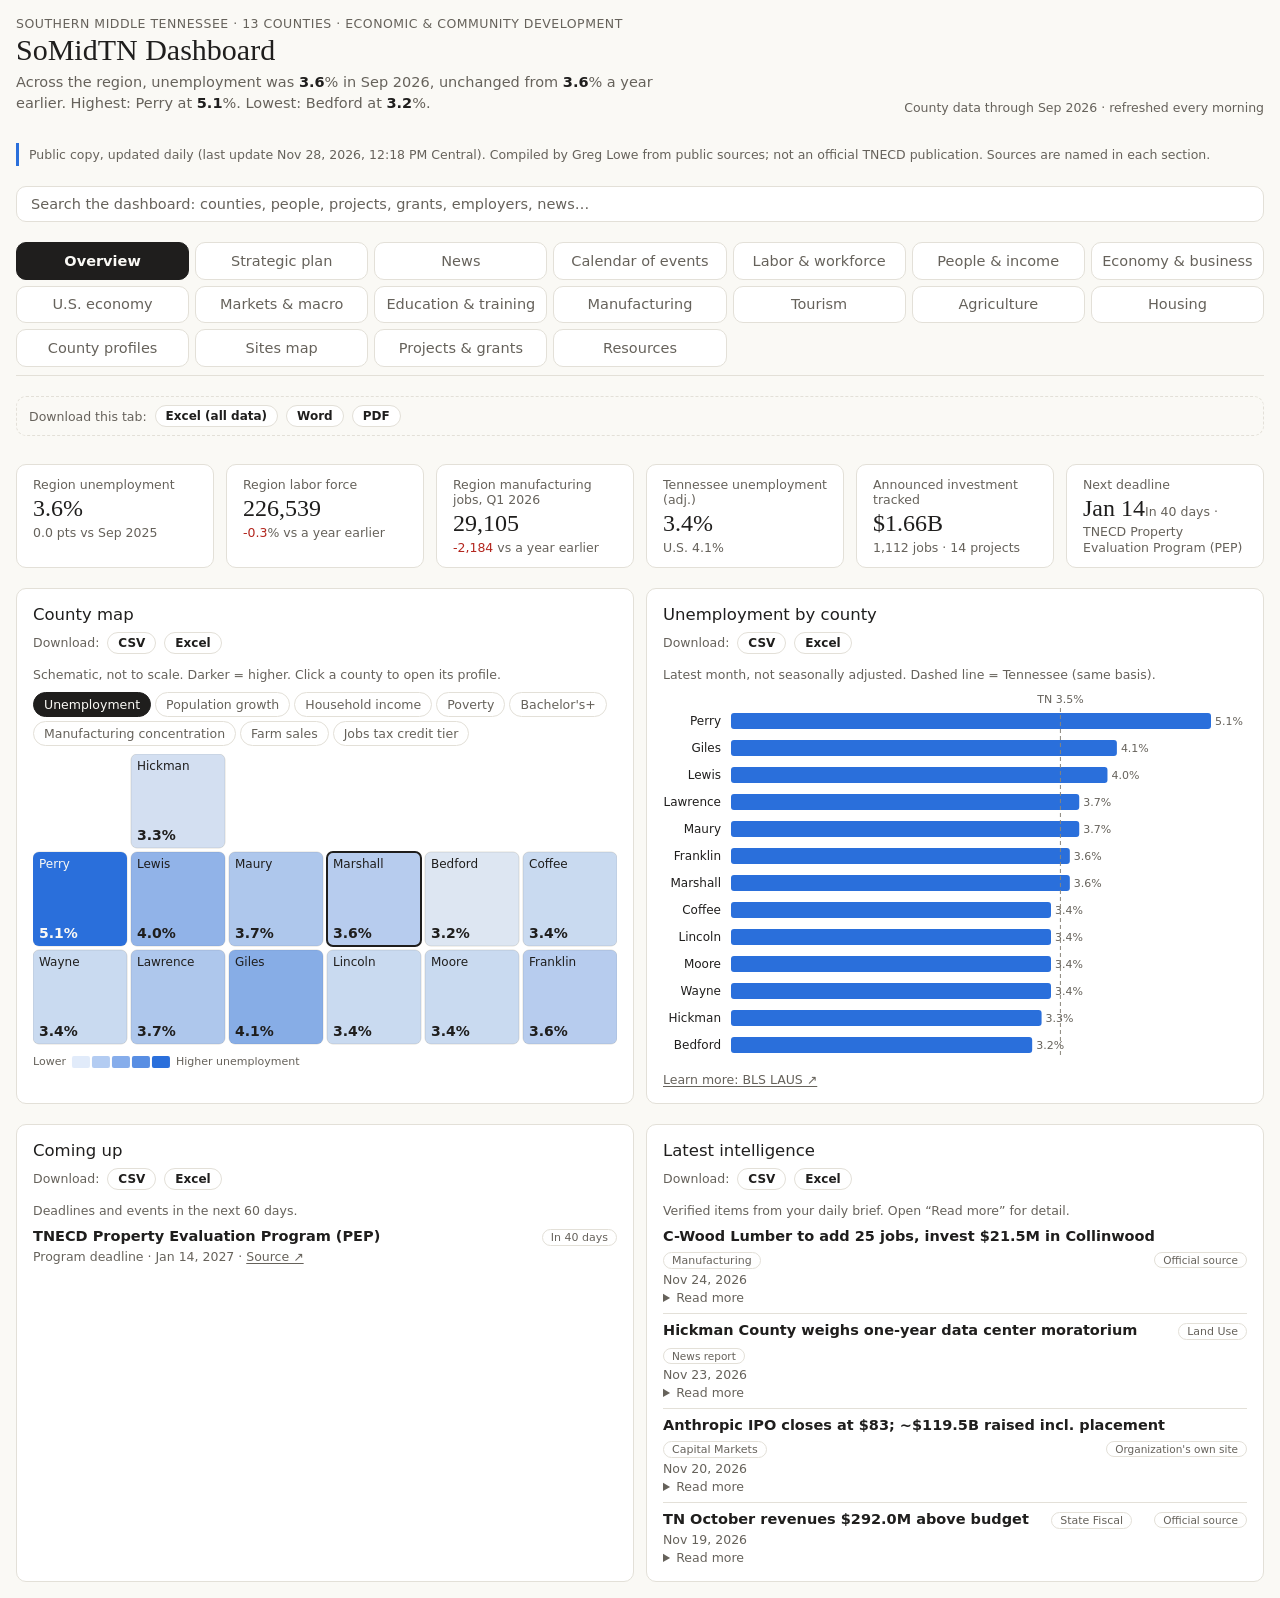
<file: index.html>
<!doctype html>
<html lang="en">
<head>
<meta charset="utf-8">
<meta name="viewport" content="width=device-width, initial-scale=1">
<title>SoMidTN Dashboard</title>
<meta name="description" content="Southern Middle Tennessee economic and community development dashboard for 13 counties: labor, people, economy, education, manufacturing, tourism, agriculture, housing, county profiles, projects and grants. Updated daily from public sources.">
<meta name="robots" content="noindex, nofollow">
<link rel="stylesheet" href="theme.css">
<link rel="stylesheet" href="style.css">
</head>
<body>
<div class="sm" id="top">
  <header class="sm-head">
    <div>
      <p class="sm-eyebrow">Southern Middle Tennessee · 13 counties · Economic &amp; community development</p>
      <h1 class="sm-title">SoMidTN Dashboard</h1>
      <p class="sm-take">Across the region, unemployment was <b data-draw="t_rate" data-source="labor_region" data-field="rate" data-row="0">—</b>% in <span data-draw="t_month" data-source="labor_region" data-field="month" data-row="0">—</span>, <span data-draw="t_dir" data-source="labor_region">—</span> from <b data-draw="t_rateya" data-source="labor_region" data-field="rate_ya" data-row="0">—</b>% a year earlier. Highest: <span data-draw="t_hic" data-source="labor_region" data-field="high_county" data-row="0">—</span> at <b data-draw="t_hi" data-source="labor_region" data-field="high_rate" data-row="0">—</b>%. Lowest: <span data-draw="t_loc" data-source="labor_region" data-field="low_county" data-row="0">—</span> at <b data-draw="t_lo" data-source="labor_region" data-field="low_rate" data-row="0">—</b>%.</p>
    </div>
    <div class="sm-sync">
      <button class="sm-btn sm-syncbtn" type="button" title="Pull the newest state and national numbers from FRED (county numbers refresh every morning)">Sync now</button>
      <span class="sm-fresh">County data through <span data-draw="fresh_month" data-source="labor_region" data-field="month" data-row="0">—</span> · refreshed every morning</span>
    </div>
  </header>

  <div class="sm-searchbar" role="search">
    <label class="sm-vh" for="sm-q">Search the dashboard</label>
    <input id="sm-q" class="sm-sitesearch" type="search" placeholder="Search the dashboard: counties, people, projects, grants, employers, news…" autocomplete="off" spellcheck="false">
    <div id="sm-results" class="sm-results is-off" data-draw="sm_search" data-source="counties projects programs events intel warn stories radar_feed resources edu_colleges notebooks actions sp_employers awards calendar scorecard"></div>
  </div>
  <div class="sm-toast is-off" id="sm-toast" role="status" aria-live="polite" data-draw="sm_toast"></div>

  <nav class="sm-tabs" role="tablist" aria-label="Dashboard sections">
    <button class="sm-tab" role="tab" type="button" data-tab="overview" aria-selected="true">Overview</button>
    <button class="sm-tab" role="tab" type="button" data-tab="strategy" aria-selected="false">Strategic plan</button>
    <button class="sm-tab" role="tab" type="button" data-tab="news" aria-selected="false">News</button>
    <button class="sm-tab" role="tab" type="button" data-tab="calendar" aria-selected="false">Calendar of events</button>
    <button class="sm-tab" role="tab" type="button" data-tab="workforce" aria-selected="false">Labor &amp; workforce</button>
    <button class="sm-tab" role="tab" type="button" data-tab="people" aria-selected="false">People &amp; income</button>
    <button class="sm-tab" role="tab" type="button" data-tab="economy" aria-selected="false">Economy &amp; business</button>
    <button class="sm-tab" role="tab" type="button" data-tab="useconomy" aria-selected="false">U.S. economy</button>
    <button class="sm-tab" role="tab" type="button" data-tab="markets" aria-selected="false">Markets &amp; macro</button>
    <button class="sm-tab" role="tab" type="button" data-tab="education" aria-selected="false">Education &amp; training</button>
    <button class="sm-tab" role="tab" type="button" data-tab="manufacturing" aria-selected="false">Manufacturing</button>
    <button class="sm-tab" role="tab" type="button" data-tab="tourism" aria-selected="false">Tourism</button>
    <button class="sm-tab" role="tab" type="button" data-tab="agriculture" aria-selected="false">Agriculture</button>
    <button class="sm-tab" role="tab" type="button" data-tab="housing" aria-selected="false">Housing</button>
    <button class="sm-tab" role="tab" type="button" data-tab="counties" aria-selected="false">County profiles</button>
    <button class="sm-tab" role="tab" type="button" data-tab="sites" aria-selected="false">Sites map</button>
    <button class="sm-tab" role="tab" type="button" data-tab="projects" aria-selected="false">Projects &amp; grants</button>
    <button class="sm-tab" role="tab" type="button" data-tab="resources" aria-selected="false">Resources</button>
  </nav>

  <!-- ================= OVERVIEW ================= -->
  <section class="sm-page" id="overview" role="tabpanel">
    <div class="sm-dlbar sm-tabdl" data-report="tab">
      <span>Download this tab:</span>
      <button class="sm-btn sm-btn-sm" type="button" data-fmt="xlsx">Excel (all data)</button>
      <button class="sm-btn sm-btn-sm" type="button" data-fmt="docx">Word</button>
      <button class="sm-btn sm-btn-sm" type="button" data-fmt="pdf">PDF</button>
    </div>
    <div class="sm-kpis">
      <div class="sm-kpi" id="kpi-region-unemp">
        <span class="sm-kpi-label">Region unemployment</span>
        <span class="sm-kpi-value"><b data-draw="k_rate" data-source="labor_region" data-field="rate" data-row="0">—</b>%</span>
        <span class="sm-kpi-sub"><b data-draw="k_rate_chg" data-source="labor_region" data-field="rate_chg" data-row="0">—</b> pts vs <span data-draw="k_rate_ya" data-source="labor_region" data-field="month_ya" data-row="0">—</span></span>
      </div>
      <div class="sm-kpi" id="kpi-region-lf">
        <span class="sm-kpi-label">Region labor force</span>
        <span class="sm-kpi-value"><b data-draw="k_lf" data-source="labor_region" data-field="lf" data-row="0">—</b></span>
        <span class="sm-kpi-sub"><b data-draw="k_lf_chg" data-source="labor_region" data-field="lf_chg_pct" data-row="0">—</b>% vs a year earlier</span>
      </div>
      <div class="sm-kpi" id="kpi-region-mfg">
        <span class="sm-kpi-label">Region manufacturing jobs, <span data-draw="k_mfg_q" data-source="mfg_county" data-field="quarter" data-where="county=Region">—</span></span>
        <span class="sm-kpi-value"><b data-draw="k_mfg" data-source="mfg_county" data-field="mfg_jobs" data-where="county=Region">—</b></span>
        <span class="sm-kpi-sub"><b data-draw="k_mfg_chg" data-source="mfg_county" data-field="mfg_jobs_chg" data-where="county=Region">—</b> vs a year earlier</span>
      </div>
      <div class="sm-kpi" id="kpi-tn-unemp">
        <span class="sm-kpi-label">Tennessee unemployment (adj.)</span>
        <span class="sm-kpi-value"><b data-draw="k_tn" data-source="macro" data-field="tn_rate" data-row="0">—</b>%</span>
        <span class="sm-kpi-sub">U.S. <b data-draw="k_us" data-source="macro" data-field="us_rate" data-row="0">—</b>%</span>
      </div>
      <div class="sm-kpi" id="kpi-pipeline">
        <span class="sm-kpi-label">Announced investment tracked</span>
        <span class="sm-kpi-value">$<b data-draw="k_inv" data-source="pipeline" data-field="invest_b" data-where="category=All">—</b>B</span>
        <span class="sm-kpi-sub"><b data-draw="k_jobs" data-source="pipeline" data-field="jobs" data-where="category=All">—</b> jobs · <b data-draw="k_projects" data-source="pipeline" data-field="projects" data-where="category=All">—</b> projects</span>
      </div>
      <div class="sm-kpi" id="kpi-next">
        <span class="sm-kpi-label">Next deadline</span>
        <div data-draw="k_next" data-source="deadlines">—</div>
      </div>
    </div>

    <div class="sm-grid wide">
      <div class="sm-card" id="card-map">
        <h3>County map</h3>
      <div class="sm-tbtns" data-dl="card"><span>Download:</span> <button class="sm-btn sm-btn-sm" type="button" data-fmt="csv">CSV</button> <button class="sm-btn sm-btn-sm" type="button" data-fmt="xlsx">Excel</button></div>
        <p class="sm-note">Schematic, not to scale. Darker = higher. Click a county to open its profile.</p>
        <div class="sm-seg" role="group" aria-label="Map metric">
          <button type="button" data-map="rate" aria-pressed="true">Unemployment</button>
          <button type="button" data-map="pop" aria-pressed="false">Population growth</button>
          <button type="button" data-map="mhi" aria-pressed="false">Household income</button>
          <button type="button" data-map="pov" aria-pressed="false">Poverty</button>
          <button type="button" data-map="bach" aria-pressed="false">Bachelor's+</button>
          <button type="button" data-map="mfg" aria-pressed="false">Manufacturing concentration</button>
          <button type="button" data-map="farm" aria-pressed="false">Farm sales</button>
          <button type="button" data-map="tier" aria-pressed="false">Jobs tax credit tier</button>
        </div>
        <div class="sm-map" data-mapview="rate" data-draw="map_rate" data-source="labor_latest"></div>
        <div class="sm-map" data-mapview="pop" data-draw="map_pop" data-source="pop_county" hidden></div>
        <div class="sm-map" data-mapview="mhi" data-draw="map_mhi" data-source="income_county" hidden></div>
        <div class="sm-map" data-mapview="pov" data-draw="map_pov" data-source="income_county" hidden></div>
        <div class="sm-map" data-mapview="bach" data-draw="map_bach" data-source="edu_county" hidden></div>
        <div class="sm-map" data-mapview="mfg" data-draw="map_mfg" data-source="mfg_county" hidden></div>
        <div class="sm-map" data-mapview="farm" data-draw="map_farm" data-source="ag_county" hidden></div>
        <div class="sm-map" data-mapview="tier" data-draw="map_tier" data-source="counties" hidden></div>
      </div>
      <div class="sm-card" id="card-county-unemp">
        <h3>Unemployment by county</h3>
      <div class="sm-tbtns" data-dl="card"><span>Download:</span> <button class="sm-btn sm-btn-sm" type="button" data-fmt="csv">CSV</button> <button class="sm-btn sm-btn-sm" type="button" data-fmt="xlsx">Excel</button></div>
        <p class="sm-note">Latest month, not seasonally adjusted. Dashed line = Tennessee (same basis).</p>
        <div class="sm-chart" data-draw="ov_urn_bars" data-source="labor_latest"></div>
        <div class="sm-more"><a href="https://www.bls.gov/lau/" target="_blank" rel="noopener">Learn more: BLS LAUS ↗</a></div>
      </div>
    </div>

    <div class="sm-grid wide">
      <div class="sm-card" id="card-coming-up">
        <h3>Coming up</h3>
      <div class="sm-tbtns" data-dl="card"><span>Download:</span> <button class="sm-btn sm-btn-sm" type="button" data-fmt="csv">CSV</button> <button class="sm-btn sm-btn-sm" type="button" data-fmt="xlsx">Excel</button></div>
        <p class="sm-note">Deadlines and events in the next 60 days.</p>
        <ul class="sm-list" data-draw="ov_deadlines" data-source="deadlines"></ul>
      </div>
      <div class="sm-card" id="card-intel">
        <h3>Latest intelligence</h3>
      <div class="sm-tbtns" data-dl="card"><span>Download:</span> <button class="sm-btn sm-btn-sm" type="button" data-fmt="csv">CSV</button> <button class="sm-btn sm-btn-sm" type="button" data-fmt="xlsx">Excel</button></div>
        <p class="sm-note">Verified items from your daily brief. Open “Read more” for detail.</p>
        <ul class="sm-list" data-draw="ov_intel" data-source="intel"></ul>
      </div>
    </div>
  </section>

  <!-- ================= STRATEGIC PLAN ================= -->
  <section class="sm-page" id="strategy" role="tabpanel" hidden>
    <p class="sm-note">A strategy for keeping and growing the region's existing employers (business retention and expansion) and recruiting new ones across the 13 counties. Every finding below is calculated from the data on this dashboard and updates on its own when that data refreshes. The focus areas and action steps are suggestions for review, not adopted policy.</p>
    <p class="sm-note" data-draw="sp_asof" data-source="sp_facts"></p>
    <div class="sm-dlbar" data-report="strategy">
      <span>Download this plan:</span>
      <button class="sm-btn sm-btn-sm" type="button" data-fmt="docx">Word</button>
      <button class="sm-btn sm-btn-sm" type="button" data-fmt="pdf">PDF</button>
      <button class="sm-btn sm-btn-sm" type="button" data-fmt="pptx">PowerPoint</button>
      <button class="sm-btn sm-btn-sm" type="button" data-fmt="xlsx">Excel (all data)</button>
    </div>
    <div class="sm-kpis" data-draw="sp_kpis" data-source="sp_facts"></div>
    <div class="sm-grid">
      <div class="sm-card" id="card-sp-swot">
        <h3>Where the region stands</h3>
      <div class="sm-tbtns" data-dl="card"><span>Download:</span> <button class="sm-btn sm-btn-sm" type="button" data-fmt="csv">CSV</button> <button class="sm-btn sm-btn-sm" type="button" data-fmt="xlsx">Excel</button></div>
        <p class="sm-note">Strengths, weaknesses, opportunities and threats, each tied to a number and its source.</p>
        <div data-draw="sp_swot" data-source="sp_facts sp_counties sp_clusters programs markets_tape"></div>
      </div>
    </div>
    <div class="sm-grid">
      <div class="sm-card" id="card-sp-plan">
        <h3>Action plan</h3>
      <div class="sm-tbtns" data-dl="card"><span>Download:</span> <button class="sm-btn sm-btn-sm" type="button" data-fmt="csv">CSV</button> <button class="sm-btn sm-btn-sm" type="button" data-fmt="xlsx">Excel</button></div>
        <p class="sm-note">Plan start: Monday, Nov 9, 2026. Target dates are fixed from that day. Steps are suggestions and appear only when the data calls for them; the counties and programs named in each step update with the data.</p>
        <ul class="sm-list" data-draw="sp_plan" data-source="sp_facts sp_counties sp_clusters programs warn"></ul>
      </div>
    </div>
    <div class="sm-grid">
      <div class="sm-card" id="card-sp-matrix">
        <h3>County focus</h3>
      <div class="sm-tbtns" data-dl="card"><span>Download:</span> <button class="sm-btn sm-btn-sm" type="button" data-fmt="csv">CSV</button> <button class="sm-btn sm-btn-sm" type="button" data-fmt="xlsx">Excel</button></div>
        <p class="sm-note">How the focus is chosen. <b>Retain &amp; expand</b>: a WARN notice in the last 24 months, factory jobs down 5% or more from a year earlier, or manufacturing at 3 or more times the national share with jobs falling. <b>Build on wins</b>: announced projects in the last 24 months with 100 or more stated jobs. <b>Market the workforce</b>: unemployment at or above Tennessee's. <b>Prepare sites &amp; product</b>: none of these. Click a row to open that county's profile.</p>
        <div class="sm-tablebox" data-draw="sp_matrix" data-source="sp_counties"></div>
      </div>
    </div>
    <div class="sm-grid">
      <div class="sm-card" id="card-sp-bre">
        <h3>Retention and expansion watch list</h3>
      <div class="sm-tbtns" data-dl="card"><span>Download:</span> <button class="sm-btn sm-btn-sm" type="button" data-fmt="csv">CSV</button> <button class="sm-btn sm-btn-sm" type="button" data-fmt="xlsx">Excel</button></div>
        <p class="sm-note">Counties flagged <b>Retain &amp; expand</b>, with their largest manufacturing subsectors, the place to start employer visits. BLS withholds some county figures for privacy.</p>
        <div class="sm-tablebox" data-draw="sp_bre" data-source="sp_counties sp_employers"></div>
      </div>
    </div>
    <div class="sm-grid">
      <div class="sm-card" id="card-sp-employers">
        <h3>Major employers</h3>
      <div class="sm-tbtns" data-dl="card"><span>Download:</span> <button class="sm-btn sm-btn-sm" type="button" data-fmt="csv">CSV</button> <button class="sm-btn sm-btn-sm" type="button" data-fmt="xlsx">Excel</button></div>
        <p class="sm-note">From Greg's employer Sheet (notebook research), checked on the web one county a day on the 1st to 13th of each month. A company appears only when it has a web source; employee counts are as stated by that source. Statuses show whether and when each one was web-checked.</p>
        <div data-draw="sp_employers_tbl" data-source="sp_employers"></div>
      </div>
    </div>
    <div class="sm-grid wide">
      <div class="sm-card" id="card-sp-clusters">
        <h3>Recruitment targets: clusters the region already has</h3>
      <div class="sm-tbtns" data-dl="card"><span>Download:</span> <button class="sm-btn sm-btn-sm" type="button" data-fmt="csv">CSV</button> <button class="sm-btn sm-btn-sm" type="button" data-fmt="xlsx">Excel</button></div>
        <p class="sm-note">Manufacturing subsectors ranked by jobs across the 13 counties (BLS QCEW, disclosed figures only, so totals are lower bounds). Suppliers to these clusters are natural recruitment targets.</p>
        <div class="sm-tablebox" data-draw="sp_clusters_tbl" data-source="sp_clusters"></div>
        <h3>Recent wins to build on</h3>
        <ul class="sm-list" data-draw="sp_wins" data-source="projects sp_facts"></ul>
      </div>
      <div class="sm-card" id="card-sp-measures">
        <h3>Measures to track</h3>
      <div class="sm-tbtns" data-dl="card"><span>Download:</span> <button class="sm-btn sm-btn-sm" type="button" data-fmt="csv">CSV</button> <button class="sm-btn sm-btn-sm" type="button" data-fmt="xlsx">Excel</button></div>
        <p class="sm-note">Current values update with each data refresh.</p>
        <div class="sm-tablebox" data-draw="sp_measures" data-source="sp_facts sp_counties"></div>
        <h3>Funding and programs to use</h3>
        <ul class="sm-list" data-draw="sp_funding" data-source="programs"></ul>
      </div>
    </div>
    <div class="sm-grid">
      <div class="sm-card" id="card-sp-notebooks">
        <h3>Your Gemini Notebooks</h3>
      <div class="sm-tbtns" data-dl="card"><span>Download:</span> <button class="sm-btn sm-btn-sm" type="button" data-fmt="csv">CSV</button> <button class="sm-btn sm-btn-sm" type="button" data-fmt="xlsx">Excel</button></div>
        <p class="sm-note">Research notebooks behind this plan. They open only for you or people you have shared each notebook with. Notebook answers are AI summaries, so facts used on this dashboard cite the original sources.</p>
        <ul class="sm-list" data-draw="sp_notebooks" data-source="notebooks counties"></ul>
        <div class="sm-more" data-draw="sp_nb_counties" data-source="counties"></div>
      </div>
    </div>
    <div class="sm-more"><a href="https://tnecd.com/wp-content/uploads/2025/06/EHV_Tax_Tier_Map_FY2025-2026_V5.pdf" target="_blank" rel="noopener">TNECD tax credit tier map ↗</a><a href="https://www.bls.gov/cew/" target="_blank" rel="noopener">BLS QCEW ↗</a><a href="https://www.tn.gov/workforce/employers/staffing-redirect/layoffs---unemployment/warn-notices/q-and-a.html" target="_blank" rel="noopener">TDLWD WARN &amp; Rapid Response Q&amp;A ↗</a></div>
  </section>

  <!-- ================= NEWS ================= -->
  <section class="sm-page" id="news" role="tabpanel" hidden>
    <div class="sm-dlbar sm-tabdl" data-report="tab">
      <span>Download this tab:</span>
      <button class="sm-btn sm-btn-sm" type="button" data-fmt="xlsx">Excel (all data)</button>
      <button class="sm-btn sm-btn-sm" type="button" data-fmt="docx">Word</button>
      <button class="sm-btn sm-btn-sm" type="button" data-fmt="pdf">PDF</button>
    </div>
    <h2 class="sm-h2">Stories of interest</h2>
    <p class="sm-note">Verified stories, each with its source, picked for Southern Middle Tennessee economic development and your interests. A Claude scheduled task adds new ones every day. Newest first.</p>
    <div class="sm-seg" id="nw-filter" role="group" aria-label="Filter stories by category">
      <button type="button" data-cat="All" aria-pressed="true">All</button>
      <button type="button" data-cat="ECD &amp; Workforce" aria-pressed="false">ECD &amp; Workforce</button>
      <button type="button" data-cat="Industry &amp; Infrastructure" aria-pressed="false">Industry &amp; Infrastructure</button>
      <button type="button" data-cat="Economy &amp; Markets" aria-pressed="false">Economy &amp; Markets</button>
      <button type="button" data-cat="AI &amp; Agent Tech" aria-pressed="false">AI &amp; Agent Tech</button>
      <button type="button" data-cat="Health &amp; Longevity" aria-pressed="false">Health &amp; Longevity</button>
      <button type="button" data-cat="Non-Obvious Trends" aria-pressed="false">Non-Obvious Trends</button>
    </div>
    <ul class="sm-news" data-draw="nw_stories" data-source="stories"></ul>
    <h2 class="sm-h2">From your AI Frontier Radar sheet</h2>
    <p class="sm-note">Copied every day from the &ldquo;AI Frontier Radar&rdquo; tab of your Daily Brief Google Sheet and shown as written. These entries are not re-verified by Claude; check the link before citing one. <a href="https://docs.google.com/spreadsheets/d/1HSRRdZKimUHMlo3SUYB4FmWnyyxDk7aiKHU2eWq0wLo/edit" target="_blank" rel="noopener">Open the sheet &#8599;</a></p>
    <ul class="sm-news" data-draw="nw_radar" data-source="radar_feed"></ul>
  </section>

  <!-- ================= LABOR & WORKFORCE ================= -->
  <!-- ================= CALENDAR OF EVENTS ================= -->
  <section class="sm-page" id="calendar" role="tabpanel" hidden>
    <div class="sm-dlbar sm-tabdl" data-report="tab">
      <span>Download this tab:</span>
      <button class="sm-btn sm-btn-sm" type="button" data-fmt="xlsx">Excel (all data)</button>
      <button class="sm-btn sm-btn-sm" type="button" data-fmt="docx">Word</button>
      <button class="sm-btn sm-btn-sm" type="button" data-fmt="pdf">PDF</button>
    </div>
    <div class="sm-kpis">
      <div class="sm-kpi">
        <span class="sm-kpi-label">Events listed</span>
        <span class="sm-kpi-value"><b data-draw="cal_kpi" data-source="cal_rows" data-k="n">—</b></span>
        <span class="sm-kpi-sub" data-draw="cal_kpi" data-source="cal_rows" data-k="period">—</span>
      </div>
      <div class="sm-kpi">
        <span class="sm-kpi-label">Counties with listed events</span>
        <span class="sm-kpi-value"><b data-draw="cal_kpi" data-source="cal_rows" data-k="counties">—</b> of 13</span>
        <span class="sm-kpi-sub" data-draw="cal_kpi" data-source="cal_rows" data-k="missing">—</span>
      </div>
      <div class="sm-kpi">
        <span class="sm-kpi-label">Next up</span>
        <span class="sm-kpi-value sm-kpi-text" data-draw="cal_kpi" data-source="cal_rows" data-k="next">—</span>
        <span class="sm-kpi-sub" data-draw="cal_kpi" data-source="cal_rows" data-k="next_when">—</span>
      </div>
    </div>
    <div class="sm-card" id="card-calendar">
      <h3>What&rsquo;s happening</h3>
      <div class="sm-tbtns" data-dl="card"><span>Download:</span> <button class="sm-btn sm-btn-sm" type="button" data-fmt="csv">CSV</button> <button class="sm-btn sm-btn-sm" type="button" data-fmt="xlsx">Excel</button> <button class="sm-btn sm-btn-sm" type="button" data-fmt="ics">Add to my calendar (.ics)</button></div>
      <p class="sm-note">Events in the 13 counties from chamber, visitors bureau, economic development, local news and government calendars, plus the statewide economic development dates from the Projects tab. Every event links to the page that lists it; check that page before you go, because times and places change. Weekly business promotions, virtual-only sessions and office closures are left out. Spring Hill is split between Maury and Williamson counties; its events are listed under Maury, so check the venue. &ldquo;Add to my calendar&rdquo; saves the events shown below as one file that Outlook, iPhone and Google Calendar can open.</p>
      <div class="sm-calbar">
        <div class="sm-seg" id="cal-month" role="group" aria-label="Choose the month">
          <button type="button" data-month="0" aria-pressed="true">This month</button>
          <button type="button" data-month="1" aria-pressed="false">Next month</button>
          <button type="button" data-month="all" aria-pressed="false">All upcoming</button>
        </div>
        <label class="sm-calsel">County
          <select id="cal-county"><option value="">All 13 counties</option><option value="Bedford">Bedford</option><option value="Coffee">Coffee</option><option value="Franklin">Franklin</option><option value="Giles">Giles</option><option value="Hickman">Hickman</option><option value="Lawrence">Lawrence</option><option value="Lewis">Lewis</option><option value="Lincoln">Lincoln</option><option value="Marshall">Marshall</option><option value="Maury">Maury</option><option value="Moore">Moore</option><option value="Perry">Perry</option><option value="Wayne">Wayne</option></select>
        </label>
      </div>
      <div class="sm-seg" id="cal-cat" role="group" aria-label="Filter by kind of event">
          <button type="button" data-cat="All" aria-pressed="true">All kinds</button>
          <button type="button" data-cat="Holidays &amp; parades" aria-pressed="false">Holidays &amp; parades</button>
          <button type="button" data-cat="Community" aria-pressed="false">Community</button>
          <button type="button" data-cat="Chamber &amp; business" aria-pressed="false">Chamber &amp; business</button>
          <button type="button" data-cat="Arts &amp; entertainment" aria-pressed="false">Arts &amp; entertainment</button>
          <button type="button" data-cat="Public meetings" aria-pressed="false">Public meetings</button>
          <button type="button" data-cat="Economic development" aria-pressed="false">Economic development</button>
      </div>
      <div class="sm-calmonth" data-draw="cal_grid" data-source="cal_rows"></div>
      <div class="sm-agenda" data-draw="cal_list" data-source="cal_rows"></div>
    </div>
    <div class="sm-card" id="card-cal-sources">
      <h3>Sources checked</h3>
      <div class="sm-tbtns" data-dl="card"><span>Download:</span> <button class="sm-btn sm-btn-sm" type="button" data-fmt="csv">CSV</button> <button class="sm-btn sm-btn-sm" type="button" data-fmt="xlsx">Excel</button></div>
      <p class="sm-note">Where the calendar comes from, county by county, and what could not be read. Facebook and Instagram need a login, and many small towns post events only there, so some counties have few or no listings. A Claude scheduled task re-checks these sources every Monday and Thursday morning and adds new events it can verify.</p>
      <div data-draw="cal_sources" data-source="calendar_sources"></div>
    </div>
  </section>

  <section class="sm-page" id="workforce" role="tabpanel" hidden>
    <div class="sm-dlbar sm-tabdl" data-report="tab">
      <span>Download this tab:</span>
      <button class="sm-btn sm-btn-sm" type="button" data-fmt="xlsx">Excel (all data)</button>
      <button class="sm-btn sm-btn-sm" type="button" data-fmt="docx">Word</button>
      <button class="sm-btn sm-btn-sm" type="button" data-fmt="pdf">PDF</button>
    </div>
    <div class="sm-kpis">
      <div class="sm-kpi">
        <span class="sm-kpi-label">Tennessee nonfarm jobs</span>
        <span class="sm-kpi-value"><b data-draw="w_nf" data-source="macro" data-field="nonfarm_k" data-row="0">—</b>K</span>
        <span class="sm-kpi-sub"><b data-draw="w_nf_chg" data-source="macro" data-field="nonfarm_chg_k" data-row="0">—</b>K over the year</span>
      </div>
      <div class="sm-kpi">
        <span class="sm-kpi-label">TN initial jobless claims, week of <span data-draw="w_cl_wk" data-source="macro" data-field="claims_week" data-row="0">—</span></span>
        <span class="sm-kpi-value"><b data-draw="w_cl" data-source="macro" data-field="claims" data-row="0">—</b></span>
        <span class="sm-kpi-sub">Prior week <b data-draw="w_cl_prev" data-source="macro" data-field="claims_prev" data-row="0">—</b></span>
      </div>
      <div class="sm-kpi">
        <span class="sm-kpi-label">Tennessee unemployment (adj.)</span>
        <span class="sm-kpi-value"><b data-draw="w_tn" data-source="macro" data-field="tn_rate" data-row="0">—</b>%</span>
        <span class="sm-kpi-sub">U.S. <b data-draw="w_us" data-source="macro" data-field="us_rate" data-row="0">—</b>%</span>
      </div>
      <div class="sm-kpi">
        <span class="sm-kpi-label">Region labor force</span>
        <span class="sm-kpi-value"><b data-draw="w_lf" data-source="labor_region" data-field="lf" data-row="0">—</b></span>
        <span class="sm-kpi-sub"><b data-draw="w_lf_chg" data-source="labor_region" data-field="lf_chg" data-row="0">—</b> people vs a year earlier</span>
      </div>
    </div>
    <div class="sm-card" id="card-multiples">
      <h3>Unemployment by county, last two years</h3>
      <div class="sm-tbtns" data-dl="card"><span>Download:</span> <button class="sm-btn sm-btn-sm" type="button" data-fmt="csv">CSV</button> <button class="sm-btn sm-btn-sm" type="button" data-fmt="xlsx">Excel</button></div>
      <p class="sm-note">Same scale on every chart. Dashed line = Tennessee. Not seasonally adjusted. October 2025 is blank because BLS did not collect it during the federal shutdown.</p>
      <div class="sm-mult" data-draw="w_mult" data-source="urn_trend"></div>
    </div>
    <div class="sm-grid wide">
      <div class="sm-card" id="card-region-trend">
        <h3>Region vs. Tennessee</h3>
      <div class="sm-tbtns" data-dl="card"><span>Download:</span> <button class="sm-btn sm-btn-sm" type="button" data-fmt="csv">CSV</button> <button class="sm-btn sm-btn-sm" type="button" data-fmt="xlsx">Excel</button></div>
        <p class="sm-note">Region rate weights each county by its labor force.</p>
        <div class="sm-chart" data-draw="w_region_line" data-source="urn_trend"></div>
      </div>
      <div class="sm-card" id="card-labor-table">
        <h3>Labor force detail</h3>
      <div class="sm-tbtns" data-dl="card"><span>Download:</span> <button class="sm-btn sm-btn-sm" type="button" data-fmt="csv">CSV</button> <button class="sm-btn sm-btn-sm" type="button" data-fmt="xlsx">Excel</button></div>
        <p class="sm-note">Click a column to sort.</p>
        <div class="sm-tablebox">
          <table class="sm-table" data-source="labor_latest" data-row-key="county" data-sort-table="labor">
            <thead><tr>
              <th data-field="county"><button class="sm-sort" type="button" data-sort="county">County</button></th>
              <th data-field="rate"><button class="sm-sort" type="button" data-sort="rate">Rate %</button></th>
              <th data-field="rate_ya"><button class="sm-sort" type="button" data-sort="rate_ya">Year ago %</button></th>
              <th data-field="rate_chg"><button class="sm-sort" type="button" data-sort="rate_chg">Change pts</button></th>
              <th data-field="lf"><button class="sm-sort" type="button" data-sort="lf">Labor force</button></th>
              <th data-field="lf_chg_pct"><button class="sm-sort" type="button" data-sort="lf_chg_pct">LF change %</button></th>
            </tr></thead>
            <tbody data-draw="w_table"></tbody>
          </table>
        </div>
      </div>
    </div>
    <div class="sm-card" id="card-warn">
      <h3>Layoff watch: WARN notices in the region</h3>
      <div class="sm-tbtns" data-dl="card"><span>Download:</span> <button class="sm-btn sm-btn-sm" type="button" data-fmt="csv">CSV</button> <button class="sm-btn sm-btn-sm" type="button" data-fmt="xlsx">Excel</button></div>
      <p class="sm-note">Verified WARN layoff and closure notices in the 13 counties, last 24 months: <b data-draw="w_warn_total" data-source="warn_total" data-field="workers" data-row="0">—</b> workers in <b data-draw="w_warn_n" data-source="warn_total" data-field="notices" data-row="0">—</b> notices. Newest first.</p>
      <ul class="sm-list" data-draw="w_warn" data-source="warn"></ul>
      <div class="sm-more"><a href="https://www.tn.gov/workforce/general-resources/major-publications0/major-publications-redirect/reports.html" target="_blank" rel="noopener">Learn more: TN WARN reports ↗</a></div>
    </div>
    <div class="sm-card" id="card-wf-signals">
      <h3>Workforce signals by county</h3>
      <div class="sm-tbtns" data-dl="card"><span>Download:</span> <button class="sm-btn sm-btn-sm" type="button" data-fmt="csv">CSV</button> <button class="sm-btn sm-btn-sm" type="button" data-fmt="xlsx">Excel</button></div>
      <p class="sm-note">From your county profiles. Items marked “Unverified” have not been re-checked against a source.</p>
      <ul class="sm-list" data-draw="w_signals" data-source="counties"></ul>
      <div class="sm-more"><a href="https://www.jobs4tn.gov/" target="_blank" rel="noopener">Jobs4TN ↗</a><a href="https://www.tn.gov/workforce.html" target="_blank" rel="noopener">TN Labor &amp; Workforce ↗</a></div>
    </div>
  </section>

  <!-- ================= PEOPLE & INCOME ================= -->
  <section class="sm-page" id="people" role="tabpanel" hidden>
    <div class="sm-dlbar sm-tabdl" data-report="tab">
      <span>Download this tab:</span>
      <button class="sm-btn sm-btn-sm" type="button" data-fmt="xlsx">Excel (all data)</button>
      <button class="sm-btn sm-btn-sm" type="button" data-fmt="docx">Word</button>
      <button class="sm-btn sm-btn-sm" type="button" data-fmt="pdf">PDF</button>
    </div>
    <div class="sm-kpis">
      <div class="sm-kpi">
        <span class="sm-kpi-label">Region population, <span data-draw="p_year" data-source="pop_region" data-field="year" data-row="0">—</span></span>
        <span class="sm-kpi-value"><b data-draw="p_pop" data-source="pop_region" data-field="pop" data-row="0">—</b></span>
        <span class="sm-kpi-sub"><b data-draw="p_pop_add" data-source="pop_region" data-field="chg_since_base" data-row="0">—</b> people since <span data-draw="p_base" data-source="pop_region" data-field="base_year" data-row="0">—</span></span>
      </div>
      <div class="sm-kpi">
        <span class="sm-kpi-label">Tennessee median household income</span>
        <span class="sm-kpi-value">$<b data-draw="p_tn_mhi" data-source="income_county" data-field="mhi" data-where="county=Tennessee">—</b></span>
        <span class="sm-kpi-sub">Census SAIPE, <span data-draw="p_tn_mhi_y" data-source="income_county" data-field="year" data-where="county=Tennessee">—</span></span>
      </div>
      <div class="sm-kpi">
        <span class="sm-kpi-label">Tennessee poverty rate</span>
        <span class="sm-kpi-value"><b data-draw="p_tn_pov" data-source="income_county" data-field="poverty" data-where="county=Tennessee">—</b>%</span>
        <span class="sm-kpi-sub">All ages</span>
      </div>
      <div class="sm-kpi">
        <span class="sm-kpi-label">Tennessee per-capita income</span>
        <span class="sm-kpi-value">$<b data-draw="p_tn_pcpi" data-source="income_county" data-field="pcpi" data-where="county=Tennessee">—</b></span>
        <span class="sm-kpi-sub">BEA, <span data-draw="p_tn_pcpi_y" data-source="income_county" data-field="year" data-where="county=Tennessee">—</span></span>
      </div>
    </div>
    <div class="sm-grid">
      <div class="sm-card" id="card-pop">
        <h3>Population by county</h3>
      <div class="sm-tbtns" data-dl="card"><span>Download:</span> <button class="sm-btn sm-btn-sm" type="button" data-fmt="csv">CSV</button> <button class="sm-btn sm-btn-sm" type="button" data-fmt="xlsx">Excel</button></div>
        <p class="sm-note">Census estimates, July 1 (live from FRED).</p>
        <div class="sm-chart" data-draw="p_pop_bars" data-source="pop_county"></div>
      </div>
      <div class="sm-card" id="card-pop-growth">
        <h3>Population growth</h3>
      <div class="sm-tbtns" data-dl="card"><span>Download:</span> <button class="sm-btn sm-btn-sm" type="button" data-fmt="csv">CSV</button> <button class="sm-btn sm-btn-sm" type="button" data-fmt="xlsx">Excel</button></div>
        <p class="sm-note">Percent change since <span data-draw="p_growth_base" data-source="pop_county" data-field="base_year" data-row="0">—</span>, Census estimates.</p>
        <div class="sm-chart" data-draw="p_growth_bars" data-source="pop_county"></div>
      </div>
      <div class="sm-card" id="card-pop-region">
        <h3>Region population by year</h3>
      <div class="sm-tbtns" data-dl="card"><span>Download:</span> <button class="sm-btn sm-btn-sm" type="button" data-fmt="csv">CSV</button> <button class="sm-btn sm-btn-sm" type="button" data-fmt="xlsx">Excel</button></div>
        <p class="sm-note">All 13 counties combined.</p>
        <div class="sm-chart" data-draw="p_region_cols" data-source="pop_region"></div>
      </div>
    </div>
    <div class="sm-grid">
      <div class="sm-card" id="card-mhi">
        <h3>Median household income</h3>
      <div class="sm-tbtns" data-dl="card"><span>Download:</span> <button class="sm-btn sm-btn-sm" type="button" data-fmt="csv">CSV</button> <button class="sm-btn sm-btn-sm" type="button" data-fmt="xlsx">Excel</button></div>
        <p class="sm-note">Census SAIPE. Dashed line = Tennessee.</p>
        <div class="sm-chart" data-draw="p_mhi_bars" data-source="income_county"></div>
      </div>
      <div class="sm-card" id="card-poverty">
        <h3>Poverty rate</h3>
      <div class="sm-tbtns" data-dl="card"><span>Download:</span> <button class="sm-btn sm-btn-sm" type="button" data-fmt="csv">CSV</button> <button class="sm-btn sm-btn-sm" type="button" data-fmt="xlsx">Excel</button></div>
        <p class="sm-note">All ages, Census SAIPE. Dashed line = Tennessee.</p>
        <div class="sm-chart" data-draw="p_pov_bars" data-source="income_county"></div>
      </div>
      <div class="sm-card" id="card-pcpi">
        <h3>Per-capita personal income</h3>
      <div class="sm-tbtns" data-dl="card"><span>Download:</span> <button class="sm-btn sm-btn-sm" type="button" data-fmt="csv">CSV</button> <button class="sm-btn sm-btn-sm" type="button" data-fmt="xlsx">Excel</button></div>
        <p class="sm-note">BEA. Dashed line = Tennessee, same year.</p>
        <div class="sm-chart" data-draw="p_pcpi_bars" data-source="income_county"></div>
      </div>
    </div>
    <h2 class="sm-h2" id="workforce-readiness">Workforce readiness</h2>
    <p class="sm-note">Census American Community Survey, <span data-draw="acs_period" data-source="acs_county" data-field="period" data-where="county=Tennessee">—</span> (five years of survey responses averaged). Dashed line = Tennessee.</p>
    <div class="sm-grid">
      <div class="sm-card" id="card-acs-lfpr">
        <h3>Labor force participation</h3>
      <div class="sm-tbtns" data-dl="card"><span>Download:</span> <button class="sm-btn sm-btn-sm" type="button" data-fmt="csv">CSV</button> <button class="sm-btn sm-btn-sm" type="button" data-fmt="xlsx">Excel</button></div>
        <p class="sm-note">Share of people 16 and older working or looking for work. Rates include people living in prisons and nursing homes, which can pull rural counties down.</p>
        <div class="sm-chart" data-draw="acs_lfpr" data-source="acs_county"></div>
      </div>
      <div class="sm-card" id="card-acs-age">
        <h3>Median age</h3>
      <div class="sm-tbtns" data-dl="card"><span>Download:</span> <button class="sm-btn sm-btn-sm" type="button" data-fmt="csv">CSV</button> <button class="sm-btn sm-btn-sm" type="button" data-fmt="xlsx">Excel</button></div>
        <p class="sm-note">Hover for the share of residents 65 and older.</p>
        <div class="sm-chart" data-draw="acs_age" data-source="acs_county"></div>
      </div>
      <div class="sm-card" id="card-acs-commute">
        <h3>Average commute</h3>
      <div class="sm-tbtns" data-dl="card"><span>Download:</span> <button class="sm-btn sm-btn-sm" type="button" data-fmt="csv">CSV</button> <button class="sm-btn sm-btn-sm" type="button" data-fmt="xlsx">Excel</button></div>
        <p class="sm-note">Minutes to work, one way. Hover for the share who work from home.</p>
        <div class="sm-chart" data-draw="acs_commute" data-source="acs_county"></div>
      </div>
      <div class="sm-card" id="card-acs-mfgw">
        <h3>Residents who work in manufacturing</h3>
      <div class="sm-tbtns" data-dl="card"><span>Download:</span> <button class="sm-btn sm-btn-sm" type="button" data-fmt="csv">CSV</button> <button class="sm-btn sm-btn-sm" type="button" data-fmt="xlsx">Excel</button></div>
        <p class="sm-note">Share of employed residents, wherever their job is.</p>
        <div class="sm-chart" data-draw="acs_mfgw" data-source="acs_county"></div>
      </div>
      <div class="sm-card" id="card-acs-bb">
        <h3>Households with broadband</h3>
      <div class="sm-tbtns" data-dl="card"><span>Download:</span> <button class="sm-btn sm-btn-sm" type="button" data-fmt="csv">CSV</button> <button class="sm-btn sm-btn-sm" type="button" data-fmt="xlsx">Excel</button></div>
        <p class="sm-note">Share of households with a broadband internet subscription.</p>
        <div class="sm-chart" data-draw="acs_bb" data-source="acs_county"></div>
      </div>
      <div class="sm-card" id="card-acs-vets">
        <h3>Veterans</h3>
      <div class="sm-tbtns" data-dl="card"><span>Download:</span> <button class="sm-btn sm-btn-sm" type="button" data-fmt="csv">CSV</button> <button class="sm-btn sm-btn-sm" type="button" data-fmt="xlsx">Excel</button></div>
        <p class="sm-note">Share of civilian adults who are veterans.</p>
        <div class="sm-chart" data-draw="acs_vets" data-source="acs_county"></div>
      </div>
      <div class="sm-card" id="card-acs-unins">
        <h3>No health insurance</h3>
      <div class="sm-tbtns" data-dl="card"><span>Download:</span> <button class="sm-btn sm-btn-sm" type="button" data-fmt="csv">CSV</button> <button class="sm-btn sm-btn-sm" type="button" data-fmt="xlsx">Excel</button></div>
        <p class="sm-note">Share of residents without health coverage.</p>
        <div class="sm-chart" data-draw="acs_unins" data-source="acs_county"></div>
      </div>
    </div>
    <div class="sm-more"><a href="https://www.census.gov/quickfacts/" target="_blank" rel="noopener">Learn more: Census QuickFacts ↗</a><a href="https://data.census.gov/" target="_blank" rel="noopener">data.census.gov ↗</a></div>
  </section>

  <!-- ================= ECONOMY & BUSINESS ================= -->
  <section class="sm-page" id="economy" role="tabpanel" hidden>
    <div class="sm-dlbar sm-tabdl" data-report="tab">
      <span>Download this tab:</span>
      <button class="sm-btn sm-btn-sm" type="button" data-fmt="xlsx">Excel (all data)</button>
      <button class="sm-btn sm-btn-sm" type="button" data-fmt="docx">Word</button>
      <button class="sm-btn sm-btn-sm" type="button" data-fmt="pdf">PDF</button>
    </div>
    <div class="sm-kpis">
      <div class="sm-kpi">
        <span class="sm-kpi-label">Region real GDP, <span data-draw="e_year" data-source="gdp_region" data-field="year" data-row="0">—</span></span>
        <span class="sm-kpi-value">$<b data-draw="e_gdp" data-source="gdp_region" data-field="gdp_b" data-row="0">—</b>B</span>
        <span class="sm-kpi-sub"><b data-draw="e_gdp_chg" data-source="gdp_region" data-field="chg_1yr_pct" data-row="0">—</b>% vs prior year (2017 dollars)</span>
      </div>
      <div class="sm-kpi">
        <span class="sm-kpi-label">10-year Treasury</span>
        <span class="sm-kpi-value"><b data-draw="e_10y" data-source="macro" data-field="ust10" data-row="0">—</b>%</span>
        <span class="sm-kpi-sub"><span data-draw="e_10y_d" data-source="macro" data-field="ust10_date" data-row="0">—</span></span>
      </div>
      <div class="sm-kpi">
        <span class="sm-kpi-label">30-year mortgage</span>
        <span class="sm-kpi-value"><b data-draw="e_mtg" data-source="macro" data-field="mortgage" data-row="0">—</b>%</span>
        <span class="sm-kpi-sub"><b data-draw="e_mtg_chg" data-source="macro" data-field="mortgage_chg" data-row="0">—</b> pts vs prior week</span>
      </div>
      <div class="sm-kpi">
        <span class="sm-kpi-label">Fed funds target (upper)</span>
        <span class="sm-kpi-value"><b data-draw="e_fed" data-source="macro" data-field="fed_upper" data-row="0">—</b>%</span>
        <span class="sm-kpi-sub">As of <span data-draw="e_fed_d" data-source="macro" data-field="fed_date" data-row="0">—</span></span>
      </div>
      <div class="sm-kpi">
        <span class="sm-kpi-label">Inflation (CPI, 12 months)</span>
        <span class="sm-kpi-value"><b data-draw="e_cpi" data-source="macro" data-field="cpi" data-row="0">—</b>%</span>
        <span class="sm-kpi-sub"><span data-draw="e_cpi_m" data-source="macro" data-field="cpi_month" data-row="0">—</span></span>
      </div>
    </div>
    <div class="sm-grid">
      <div class="sm-card" id="card-gdp">
        <h3>Real GDP by county</h3>
      <div class="sm-tbtns" data-dl="card"><span>Download:</span> <button class="sm-btn sm-btn-sm" type="button" data-fmt="csv">CSV</button> <button class="sm-btn sm-btn-sm" type="button" data-fmt="xlsx">Excel</button></div>
        <p class="sm-note">Billions of 2017 dollars, BEA.</p>
        <div class="sm-chart" data-draw="e_gdp_bars" data-source="gdp_county"></div>
      </div>
      <div class="sm-card" id="card-gdp-growth">
        <h3>Real GDP growth</h3>
      <div class="sm-tbtns" data-dl="card"><span>Download:</span> <button class="sm-btn sm-btn-sm" type="button" data-fmt="csv">CSV</button> <button class="sm-btn sm-btn-sm" type="button" data-fmt="xlsx">Excel</button></div>
        <p class="sm-note">Percent change since <span data-draw="e_growth_base" data-source="gdp_county" data-field="base_year" data-row="0">—</span>, inflation-adjusted.</p>
        <div class="sm-chart" data-draw="e_gdp_growth" data-source="gdp_county"></div>
      </div>
      <div class="sm-card" id="card-gdp-region">
        <h3>Region real GDP by year</h3>
      <div class="sm-tbtns" data-dl="card"><span>Download:</span> <button class="sm-btn sm-btn-sm" type="button" data-fmt="csv">CSV</button> <button class="sm-btn sm-btn-sm" type="button" data-fmt="xlsx">Excel</button></div>
        <p class="sm-note">Billions of 2017 dollars.</p>
        <div class="sm-chart" data-draw="e_gdp_cols" data-source="gdp_region"></div>
      </div>
      <div class="sm-card" id="card-biz">
        <h3>Private business establishments</h3>
      <div class="sm-tbtns" data-dl="card"><span>Download:</span> <button class="sm-btn sm-btn-sm" type="button" data-fmt="csv">CSV</button> <button class="sm-btn sm-btn-sm" type="button" data-fmt="xlsx">Excel</button></div>
        <p class="sm-note">BLS QCEW, latest quarter. Label shows change vs a year earlier.</p>
        <div class="sm-chart" data-draw="e_biz_bars" data-source="biz_county"></div>
      </div>
    </div>
    <h2 class="sm-h2" id="economy-mix">What each county's economy runs on</h2>
    <p class="sm-note">BEA GDP by industry, <span data-draw="e_mix_year" data-source="industry_mix" data-field="year" data-row="0">—</span>, current dollars. "Not disclosed" is the part BEA withholds to protect individual employers. Finance &amp; real estate includes the rental value of owner-occupied homes.</p>
    <div class="sm-card" id="card-econ-mix">
      <h3>Economy mix by county</h3>
      <div class="sm-tbtns" data-dl="card"><span>Download:</span> <button class="sm-btn sm-btn-sm" type="button" data-fmt="csv">CSV</button> <button class="sm-btn sm-btn-sm" type="button" data-fmt="xlsx">Excel</button></div>
      <p class="sm-note">Each bar is 100% of the county's GDP. Hover a segment for its dollar value.</p>
      <div class="sm-chart" data-draw="e_mix" data-source="industry_mix"></div>
    </div>
    <div class="sm-grid wide">
      <div class="sm-card" id="card-mfg-gdp">
        <h3>Manufacturing's share of the local economy</h3>
      <div class="sm-tbtns" data-dl="card"><span>Download:</span> <button class="sm-btn sm-btn-sm" type="button" data-fmt="csv">CSV</button> <button class="sm-btn sm-btn-sm" type="button" data-fmt="xlsx">Excel</button></div>
        <p class="sm-note">Manufacturing GDP as a share of all GDP. Dashed line = Tennessee.</p>
        <div class="sm-chart" data-draw="e_mfg_gdp" data-source="mfg_gdp"></div>
      </div>
      <div class="sm-card" id="card-top-ind">
        <h3>Largest industries in each county</h3>
      <div class="sm-tbtns" data-dl="card"><span>Download:</span> <button class="sm-btn sm-btn-sm" type="button" data-fmt="csv">CSV</button> <button class="sm-btn sm-btn-sm" type="button" data-fmt="xlsx">Excel</button></div>
        <p class="sm-note">Top three by share of GDP, among industries BEA publishes.</p>
        <ul class="sm-list" data-draw="e_top_ind" data-source="industry_mix"></ul>
      </div>
    </div>
    <div class="sm-more"><a href="https://www.bea.gov/data/by-place-county-metro-local" target="_blank" rel="noopener">Learn more: BEA county data ↗</a><a href="https://www.bls.gov/cew/" target="_blank" rel="noopener">BLS QCEW ↗</a></div>
    <h2 class="sm-h2">Small business &amp; entrepreneurship</h2>
    <p class="sm-note">How many people are starting businesses, how many work for themselves, and how many local employers there are, per 1,000 residents, with Tennessee and the U.S. for comparison. Sources: U.S. Census Bureau Business Formation Statistics (business applications), Nonemployer Statistics (solo businesses), County Business Patterns (employer locations and their size) and Business Dynamics Statistics (new employer locations), with Census Vintage 2025 population estimates. Each measure uses its newest published year, so the years differ. For 20-year trends and comparisons with rural counties nationally, see <a href="https://www.drdellgines.com/rural-entrepreneurship.html" target="_blank" rel="noopener">Dr. Dell Gines&rsquo; Rural Economic Data &#8599;</a>.</p>
    <div class="sm-grid">
      <div class="sm-card" id="card-sb-apps">
        <h3>Startup activity: business applications</h3>
      <div class="sm-tbtns" data-dl="card"><span>Download:</span> <button class="sm-btn sm-btn-sm" type="button" data-fmt="csv">CSV</button> <button class="sm-btn sm-btn-sm" type="button" data-fmt="xlsx">Excel</button></div>
        <p class="sm-note">Applications for a new business tax ID per 1,000 residents, <span data-draw="sb_year" data-source="smallbiz" data-field="apps_year" data-row="0">—</span>, with the change in applications since 2019 in parentheses. Dashed line: Tennessee. Not every application becomes a business with employees, and Census adds a small amount of statistical noise to county counts to protect confidentiality.</p>
        <div class="sm-chart" data-draw="sb_apps" data-source="smallbiz"></div>
      </div>
      <div class="sm-card" id="card-sb-openings">
        <h3>New employer locations opened</h3>
      <div class="sm-tbtns" data-dl="card"><span>Download:</span> <button class="sm-btn sm-btn-sm" type="button" data-fmt="csv">CSV</button> <button class="sm-btn sm-btn-sm" type="button" data-fmt="xlsx">Excel</button></div>
        <p class="sm-note">New business locations with employees opened per 1,000 residents each year, <span data-draw="sb_oyears" data-source="smallbiz" data-field="openings_years" data-row="0">—</span> average. Dashed line: Tennessee.</p>
        <div class="sm-chart" data-draw="sb_openings" data-source="smallbiz"></div>
      </div>
    </div>
    <div class="sm-card" id="card-sb-table">
      <h3>Small business at a glance</h3>
      <div class="sm-tbtns" data-dl="card"><span>Download:</span> <button class="sm-btn sm-btn-sm" type="button" data-fmt="csv">CSV</button> <button class="sm-btn sm-btn-sm" type="button" data-fmt="xlsx">Excel</button></div>
      <p class="sm-note">&ldquo;Solo&rdquo; businesses have no employees: self-employed people and side businesses that file business taxes. &ldquo;Employers&rdquo; are business locations with employees; &ldquo;Under 20 workers&rdquo; is the share of them with fewer than 20. &ldquo;All&rdquo; adds the two. &ldquo;Openings&rdquo; are new employer locations. Per 1,000 residents unless noted. A dash means Census did not publish the number.</p>
      <div class="sm-tablebox" data-draw="sb_table" data-source="smallbiz"></div>
    </div>

  </section>

  <!-- ================= U.S. ECONOMY (EconVitals) ================= -->
  <section class="sm-page" id="useconomy" role="tabpanel" hidden>
    <div class="sm-dlbar sm-tabdl" data-report="tab">
      <span>Download this tab:</span>
      <button class="sm-btn sm-btn-sm" type="button" data-fmt="xlsx">Excel (all data)</button>
      <button class="sm-btn sm-btn-sm" type="button" data-fmt="docx">Word</button>
      <button class="sm-btn sm-btn-sm" type="button" data-fmt="pdf">PDF</button>
    </div>
    <p class="sm-note">National numbers from EconVitals (public domain), built from BLS, BEA, Census, Treasury and FRED data. Refreshed every morning.</p>
    <div class="sm-kpis" data-draw="ev_glance" data-source="econvitals"></div>
    <div class="sm-grid">
      <div class="sm-card" id="card-ev-nowcast">
        <h3>GDP nowcasts for this quarter</h3>
      <div class="sm-tbtns" data-dl="card"><span>Download:</span> <button class="sm-btn sm-btn-sm" type="button" data-fmt="csv">CSV</button> <button class="sm-btn sm-btn-sm" type="button" data-fmt="xlsx">Excel</button></div>
        <p class="sm-note">Annualized growth rate each tracker expects. Hover for the date.</p>
        <div class="sm-chart" data-draw="ev_nowcast" data-source="econvitals"></div>
      </div>
      <div class="sm-card" id="card-ev-jobs">
        <h3>U.S. job gains by sector</h3>
      <div class="sm-tbtns" data-dl="card"><span>Download:</span> <button class="sm-btn sm-btn-sm" type="button" data-fmt="csv">CSV</button> <button class="sm-btn sm-btn-sm" type="button" data-fmt="xlsx">Excel</button></div>
        <p class="sm-note">Average jobs added per month over the last 3 months, thousands. Hover for 1-month and 12-month figures.</p>
        <div class="sm-chart" data-draw="ev_jobs" data-source="econvitals"></div>
      </div>
      <div class="sm-card" id="card-ev-yields">
        <h3>Treasury yields</h3>
      <div class="sm-tbtns" data-dl="card"><span>Download:</span> <button class="sm-btn sm-btn-sm" type="button" data-fmt="csv">CSV</button> <button class="sm-btn sm-btn-sm" type="button" data-fmt="xlsx">Excel</button></div>
        <p class="sm-note">Borrowing costs that set the tone for industrial and spec-building finance. Hover for the weekly change.</p>
        <div class="sm-chart" data-draw="ev_yields" data-source="econvitals"></div>
      </div>
    </div>
    <div class="sm-more"><a href="https://econvitals.org/" target="_blank" rel="noopener">Learn more: EconVitals ↗</a><a href="https://econvitals.org/briefings/" target="_blank" rel="noopener">Weekly briefings ↗</a><a href="https://econvitals.org/calendar/" target="_blank" rel="noopener">Release calendar ↗</a></div>
  </section>

  <!-- ================= MARKETS & MACRO ================= -->
  <section class="sm-page" id="markets" role="tabpanel" hidden>
    <div class="sm-dlbar sm-tabdl" data-report="tab">
      <span>Download this tab:</span>
      <button class="sm-btn sm-btn-sm" type="button" data-fmt="xlsx">Excel (all data)</button>
      <button class="sm-btn sm-btn-sm" type="button" data-fmt="docx">Word</button>
      <button class="sm-btn sm-btn-sm" type="button" data-fmt="pdf">PDF</button>
    </div>
    <p class="sm-note">Interest rates, credit, currencies, commodities, the federal budget and other central banks. The daily market tape comes from EconVitals (public domain, built from Treasury, Federal Reserve, CME and exchange data) and refreshes every morning. Bond spreads, yield history and the federal budget are live FRED series. Each figure carries its own date. Data only, not investment advice.</p>
    <p class="sm-note" data-draw="mk_asof" data-source="markets_tape"></p>
    <div class="sm-kpis" data-draw="mk_kpis" data-source="markets_tape"></div>
    <div class="sm-grid wide">
      <div class="sm-card" id="card-mk-rates">
        <h3>Rates, inflation pricing and credit</h3>
      <div class="sm-tbtns" data-dl="card"><span>Download:</span> <button class="sm-btn sm-btn-sm" type="button" data-fmt="csv">CSV</button> <button class="sm-btn sm-btn-sm" type="button" data-fmt="xlsx">Excel</button></div>
        <p class="sm-note">Yield and spread changes are in basis points (bp; 100 bp = 1 percentage point). VIX and NFCI changes are index points.</p>
        <div class="sm-tablebox" data-draw="mk_rates_tbl" data-source="markets_tape mk_spreads"></div>
      </div>
      <div class="sm-card" id="card-mk-global">
        <h3>Central banks and economies abroad</h3>
      <div class="sm-tbtns" data-dl="card"><span>Download:</span> <button class="sm-btn sm-btn-sm" type="button" data-fmt="csv">CSV</button> <button class="sm-btn sm-btn-sm" type="button" data-fmt="xlsx">Excel</button></div>
        <p class="sm-note">Policy rate, 10-year government bond yield, inflation (12 months), unemployment and GDP growth over 4 quarters, percent (EconVitals; each country's latest month). The U.S. policy rate is the top of the Fed's range.</p>
        <div class="sm-tablebox" data-draw="mk_intl_tbl" data-source="markets_tape"></div>
      </div>
    </div>
    <div class="sm-grid">
      <div class="sm-card" id="card-mk-curve">
        <h3>Treasury yields, past year</h3>
      <div class="sm-tbtns" data-dl="card"><span>Download:</span> <button class="sm-btn sm-btn-sm" type="button" data-fmt="csv">CSV</button> <button class="sm-btn sm-btn-sm" type="button" data-fmt="xlsx">Excel</button></div>
        <p class="sm-note">Daily 2-, 10- and 30-year Treasury yields, percent (FRED). Hover for any day.</p>
        <div class="sm-chart" data-draw="mk_yields_chart" data-source="mk_dgs2 mk_dgs10 mk_dgs30"></div>
      </div>
      <div class="sm-card" id="card-mk-oas">
        <h3>Corporate bond spreads, past year</h3>
      <div class="sm-tbtns" data-dl="card"><span>Download:</span> <button class="sm-btn sm-btn-sm" type="button" data-fmt="csv">CSV</button> <button class="sm-btn sm-btn-sm" type="button" data-fmt="xlsx">Excel</button></div>
        <p class="sm-note">Extra yield companies pay over Treasuries (option-adjusted spread, percentage points; ICE BofA via FRED). Wider spreads mean costlier credit for expansions.</p>
        <div class="sm-chart" data-draw="mk_oas_chart" data-source="mk_ig mk_hy"></div>
      </div>
      <div class="sm-card" id="card-mk-infl">
        <h3>U.S. inflation</h3>
      <div class="sm-tbtns" data-dl="card"><span>Download:</span> <button class="sm-btn sm-btn-sm" type="button" data-fmt="csv">CSV</button> <button class="sm-btn sm-btn-sm" type="button" data-fmt="xlsx">Excel</button></div>
        <p class="sm-note">Change over 12 months, and the last 3 months at an annual rate (EconVitals, from BLS and BEA).</p>
        <div class="sm-tablebox" data-draw="mk_infl_tbl" data-source="markets_tape"></div>
      </div>
    </div>
    <div class="sm-grid wide">
      <div class="sm-card" id="card-mk-fx">
        <h3>Currencies and commodities</h3>
      <div class="sm-tbtns" data-dl="card"><span>Download:</span> <button class="sm-btn sm-btn-sm" type="button" data-fmt="csv">CSV</button> <button class="sm-btn sm-btn-sm" type="button" data-fmt="xlsx">Excel</button></div>
        <p class="sm-note">Changes in percent. Commodity prices are front-month futures.</p>
        <div class="sm-tablebox" data-draw="mk_fx_tbl" data-source="markets_tape"></div>
      </div>
      <div class="sm-card" id="card-mk-fiscal">
        <h3>Federal budget, share of GDP</h3>
      <div class="sm-tbtns" data-dl="card"><span>Download:</span> <button class="sm-btn sm-btn-sm" type="button" data-fmt="csv">CSV</button> <button class="sm-btn sm-btn-sm" type="button" data-fmt="xlsx">Excel</button></div>
        <p class="sm-note">Latest fiscal year compared with the average of the last 60 fiscal years (OMB and BEA via FRED). The line shows the surplus or deficit each year; the dashed line is the 60-year average.</p>
        <div class="sm-tablebox" data-draw="mk_fiscal_tbl" data-source="mk_fiscal"></div>
        <div class="sm-chart" data-draw="mk_deficit_chart" data-source="mk_fiscal mk_deficit"></div>
      </div>
    </div>
    <div class="sm-grid">
      <div class="sm-card" id="card-mk-why">
        <h3>Why it matters for Southern Middle Tennessee</h3>
        <ul class="sm-list">
          <li class="sm-item"><p>Long-term Treasury yields and the 30-year mortgage rate set the cost of financing industrial buildings, spec buildings and housing.</p></li>
          <li class="sm-item"><p>Corporate bond spreads show how easily companies can borrow. Wider spreads usually mean tighter credit for expansion projects.</p></li>
          <li class="sm-item"><p>The dollar's value affects what local manufacturers earn on exports and what foreign companies pay to invest in Tennessee.</p></li>
          <li class="sm-item"><p>Oil, natural gas and copper prices feed into manufacturers' input and freight costs.</p></li>
          <li class="sm-item"><p>Interest rates and growth abroad shape expansion decisions by foreign-owned companies with Tennessee plants.</p></li>
        </ul>
      </div>
    </div>
    <div class="sm-more"><a href="https://econvitals.org/financial/" target="_blank" rel="noopener">EconVitals financial ↗</a><a href="https://econvitals.org/inflation/" target="_blank" rel="noopener">EconVitals inflation ↗</a><a href="https://econvitals.org/international/" target="_blank" rel="noopener">EconVitals international ↗</a><a href="https://www.federalreserve.gov/monetarypolicy/fomccalendars.htm" target="_blank" rel="noopener">Fed meeting calendar ↗</a><a href="https://fred.stlouisfed.org/" target="_blank" rel="noopener">FRED ↗</a></div>
  </section>

  <!-- ================= EDUCATION & TRAINING ================= -->
  <section class="sm-page" id="education" role="tabpanel" hidden>
    <div class="sm-dlbar sm-tabdl" data-report="tab">
      <span>Download this tab:</span>
      <button class="sm-btn sm-btn-sm" type="button" data-fmt="xlsx">Excel (all data)</button>
      <button class="sm-btn sm-btn-sm" type="button" data-fmt="docx">Word</button>
      <button class="sm-btn sm-btn-sm" type="button" data-fmt="pdf">PDF</button>
    </div>
    <div class="sm-grid wide">
      <div class="sm-card" id="card-bach">
        <h3>Adults with a bachelor's degree or higher</h3>
      <div class="sm-tbtns" data-dl="card"><span>Download:</span> <button class="sm-btn sm-btn-sm" type="button" data-fmt="csv">CSV</button> <button class="sm-btn sm-btn-sm" type="button" data-fmt="xlsx">Excel</button></div>
        <p class="sm-note">Census ACS 5-year estimate, percent of adults.</p>
        <div class="sm-chart" data-draw="ed_bach" data-source="edu_county"></div>
      </div>
      <div class="sm-card" id="card-training">
        <h3>Training providers in the region</h3>
      <div class="sm-tbtns" data-dl="card"><span>Download:</span> <button class="sm-btn sm-btn-sm" type="button" data-fmt="csv">CSV</button> <button class="sm-btn sm-btn-sm" type="button" data-fmt="xlsx">Excel</button></div>
        <p class="sm-note">Main campuses. Check each site for current programs.</p>
        <ul class="sm-list" data-draw="ed_training" data-source="resources"></ul>
      </div>
    </div>
    <div class="sm-grid wide">
      <div class="sm-card" id="card-acs-hs">
        <h3>High school diploma or higher</h3>
      <div class="sm-tbtns" data-dl="card"><span>Download:</span> <button class="sm-btn sm-btn-sm" type="button" data-fmt="csv">CSV</button> <button class="sm-btn sm-btn-sm" type="button" data-fmt="xlsx">Excel</button></div>
        <p class="sm-note">Adults 25 and older, Census ACS. Dashed line = Tennessee.</p>
        <div class="sm-chart" data-draw="acs_hs" data-source="acs_county"></div>
      </div>
      <div class="sm-card" id="card-acs-assoc">
        <h3>Associate's degree</h3>
      <div class="sm-tbtns" data-dl="card"><span>Download:</span> <button class="sm-btn sm-btn-sm" type="button" data-fmt="csv">CSV</button> <button class="sm-btn sm-btn-sm" type="button" data-fmt="xlsx">Excel</button></div>
        <p class="sm-note">Adults 25 and older whose highest degree is an associate's. Dashed line = Tennessee.</p>
        <div class="sm-chart" data-draw="acs_assoc" data-source="acs_county"></div>
      </div>
    </div>
    <div class="sm-card" id="card-wf-programs">
      <h3>Workforce programs</h3>
      <div class="sm-tbtns" data-dl="card"><span>Download:</span> <button class="sm-btn sm-btn-sm" type="button" data-fmt="csv">CSV</button> <button class="sm-btn sm-btn-sm" type="button" data-fmt="xlsx">Excel</button></div>
      <ul class="sm-list" data-draw="ed_programs" data-source="programs"></ul>
    </div>
    <h2 class="sm-h2" id="college-pipeline">Colleges and TCATs in the region</h2>
    <p class="sm-note">U.S. Department of Education IPEDS: fall <span data-draw="col_eyear" data-source="college_summary" data-field="enroll_year" data-row="0">—</span> enrollment and credentials awarded in the <span data-draw="col_cyear" data-source="college_summary" data-field="comp_label" data-row="0">—</span> school year, for the 7 public and nonprofit colleges and TCATs with a main campus in the 13 counties. Three small for-profit schools (The Hair Academy, Lawrenceburg Technical College, Love Beauty School) are not included. Branch campuses count under their main campus.</p>
    <div class="sm-kpis">
      <div class="sm-kpi">
        <span class="sm-kpi-label">Students enrolled (fall)</span>
        <span class="sm-kpi-value"><b data-draw="col_enr" data-source="college_summary" data-field="enroll" data-where="institution=All">—</b></span>
        <span class="sm-kpi-sub"><b data-draw="col_enr_chg" data-source="college_summary" data-field="enroll_chg" data-where="institution=All">—</b> vs the year before</span>
      </div>
      <div class="sm-kpi">
        <span class="sm-kpi-label">Certificates &amp; diplomas</span>
        <span class="sm-kpi-value"><b data-draw="col_cert" data-source="college_summary" data-field="certificates" data-where="institution=All">—</b></span>
        <span class="sm-kpi-sub">Awarded in one school year</span>
      </div>
      <div class="sm-kpi">
        <span class="sm-kpi-label">Associate degrees</span>
        <span class="sm-kpi-value"><b data-draw="col_assoc" data-source="college_summary" data-field="associate" data-where="institution=All">—</b></span>
        <span class="sm-kpi-sub">Awarded in one school year</span>
      </div>
      <div class="sm-kpi">
        <span class="sm-kpi-label">Bachelor's &amp; graduate degrees</span>
        <span class="sm-kpi-value"><b data-draw="col_bach" data-source="college_summary" data-field="bachelor_plus" data-where="institution=All">—</b></span>
        <span class="sm-kpi-sub">Awarded in one school year</span>
      </div>
    </div>
    <div class="sm-grid">
      <div class="sm-card" id="card-col-enr">
        <h3>Fall enrollment by school</h3>
      <div class="sm-tbtns" data-dl="card"><span>Download:</span> <button class="sm-btn sm-btn-sm" type="button" data-fmt="csv">CSV</button> <button class="sm-btn sm-btn-sm" type="button" data-fmt="xlsx">Excel</button></div>
        <p class="sm-note">All students, full- and part-time. Hover for the change from the year before.</p>
        <div class="sm-chart" data-draw="col_enr_bars" data-source="college_summary"></div>
      </div>
      <div class="sm-card" id="card-col-comp">
        <h3>Credentials awarded by school</h3>
      <div class="sm-tbtns" data-dl="card"><span>Download:</span> <button class="sm-btn sm-btn-sm" type="button" data-fmt="csv">CSV</button> <button class="sm-btn sm-btn-sm" type="button" data-fmt="xlsx">Excel</button></div>
        <p class="sm-note">Certificates, diplomas and degrees in one school year. Hover for the mix.</p>
        <div class="sm-chart" data-draw="col_comp_bars" data-source="college_summary"></div>
      </div>
    </div>
    <div class="sm-grid wide">
      <div class="sm-card" id="card-pipeline">
        <h3>Regional talent pipeline by program area</h3>
      <div class="sm-tbtns" data-dl="card"><span>Download:</span> <button class="sm-btn sm-btn-sm" type="button" data-fmt="csv">CSV</button> <button class="sm-btn sm-btn-sm" type="button" data-fmt="xlsx">Excel</button></div>
        <p class="sm-note">Certificates, diplomas and associate degrees from all 7 schools combined. Hover for the split.</p>
        <div class="sm-chart" data-draw="col_pipeline" data-source="program_pipeline"></div>
      </div>
      <div class="sm-card" id="card-col-top">
        <h3>Top programs at each school</h3>
      <div class="sm-tbtns" data-dl="card"><span>Download:</span> <button class="sm-btn sm-btn-sm" type="button" data-fmt="csv">CSV</button> <button class="sm-btn sm-btn-sm" type="button" data-fmt="xlsx">Excel</button></div>
        <p class="sm-note">Program areas with the most credentials awarded. Open “Read more” for the full list.</p>
        <ul class="sm-list" data-draw="col_top" data-source="edu_colleges"></ul>
        <div class="sm-more"><a href="https://nces.ed.gov/collegenavigator/" target="_blank" rel="noopener">Learn more: College Navigator ↗</a></div>
      </div>
    </div>
    <h2 class="sm-h2" id="college-outcomes">College outcomes: cost, completion and pay</h2>
    <p class="sm-note" data-draw="sc_note" data-source="scorecard">—</p>
    <div class="sm-card" id="card-sc-schools">
      <h3>Each school at a glance</h3>
      <div class="sm-tbtns" data-dl="card"><span>Download:</span> <button class="sm-btn sm-btn-sm" type="button" data-fmt="csv">CSV</button> <button class="sm-btn sm-btn-sm" type="button" data-fmt="xlsx">Excel</button></div>
      <p class="sm-note" data-draw="sc_schools_note" data-source="scorecard">—</p>
      <div class="sm-tablebox" data-draw="sc_schools" data-source="scorecard"></div>
    </div>
    <div class="sm-card" id="card-sc-programs">
      <h3>What graduates earn, by program</h3>
      <div class="sm-tbtns" data-dl="card"><span>Download:</span> <button class="sm-btn sm-btn-sm" type="button" data-fmt="csv">CSV</button> <button class="sm-btn sm-btn-sm" type="button" data-fmt="xlsx">Excel</button></div>
      <p class="sm-note" data-draw="sc_prog_note" data-source="scorecard">—</p>
      <div data-draw="sc_programs" data-source="scorecard"></div>
      <div class="sm-more"><a href="https://collegescorecard.ed.gov/" target="_blank" rel="noopener">Learn more: College Scorecard ↗</a></div>
    </div>
    <h2 class="sm-h2" id="hs-grad">High school graduation, class of <span data-draw="hs_year" data-source="grad_summary" data-field="year" data-row="0">—</span></h2>
    <p class="sm-note">TN Department of Education district graduation rates (2025-26 file, suppressed version). 16 school districts in the 13 counties, including the Tullahoma, Manchester and Fayetteville city systems. TDOE publishes two versions of the rate; the federal version is the same or lower in every district here. Region and Tennessee figures are calculated by adding district counts.</p>
    <div class="sm-kpis">
      <div class="sm-kpi">
        <span class="sm-kpi-label">Graduation rate, region</span>
        <span class="sm-kpi-value"><b data-draw="hs_rate" data-source="grad_summary" data-field="rate_state" data-where="district=Region">—</b></span>
        <span class="sm-kpi-sub">State version · Tennessee <b data-draw="hs_tn" data-source="grad_summary" data-field="rate_state" data-where="district=Tennessee">—</b></span>
      </div>
      <div class="sm-kpi">
        <span class="sm-kpi-label">Federal version, region</span>
        <span class="sm-kpi-value"><b data-draw="hs_fed" data-source="grad_summary" data-field="rate_federal" data-where="district=Region">—</b></span>
        <span class="sm-kpi-sub">Tennessee <b data-draw="hs_tn_fed" data-source="grad_summary" data-field="rate_federal" data-where="district=Tennessee">—</b></span>
      </div>
      <div class="sm-kpi">
        <span class="sm-kpi-label">Graduates, region</span>
        <span class="sm-kpi-value"><b data-draw="hs_grads" data-source="grad_summary" data-field="grads_state" data-where="district=Region">—</b></span>
        <span class="sm-kpi-sub">of <b data-draw="hs_cohort" data-source="grad_summary" data-field="cohort" data-where="district=Region">—</b> students in the class</span>
      </div>
      <div class="sm-kpi">
        <span class="sm-kpi-label">Economically disadvantaged</span>
        <span class="sm-kpi-value"><b data-draw="hs_econ" data-source="grad_summary" data-field="econ_rate_state" data-where="district=Region">—</b></span>
        <span class="sm-kpi-sub">Graduation rate, state version, region</span>
      </div>
    </div>
    <div class="sm-grid wide">
      <div class="sm-card" id="card-hs-rate">
        <h3>Graduation rate by school district</h3>
      <div class="sm-tbtns" data-dl="card"><span>Download:</span> <button class="sm-btn sm-btn-sm" type="button" data-fmt="csv">CSV</button> <button class="sm-btn sm-btn-sm" type="button" data-fmt="xlsx">Excel</button></div>
        <p class="sm-note">Hover a district for graduates, class size and student groups.</p>
        <div class="sm-chart" data-draw="hs_dumbbell" data-source="grad_summary"></div>
      </div>
      <div class="sm-card" id="card-hs-grads">
        <h3>Graduates by district</h3>
      <div class="sm-tbtns" data-dl="card"><span>Download:</span> <button class="sm-btn sm-btn-sm" type="button" data-fmt="csv">CSV</button> <button class="sm-btn sm-btn-sm" type="button" data-fmt="xlsx">Excel</button></div>
        <p class="sm-note">The size of each district's yearly pipeline into college, training and work.</p>
        <div class="sm-chart" data-draw="hs_grads_bars" data-source="grad_summary"></div>
        <div class="sm-more"><a href="https://www.tn.gov/education/districts/federal-programs-and-oversight/data/data-downloads.html" target="_blank" rel="noopener">Learn more: TDOE Data Downloads &amp; Requests ↗</a></div>
      </div>
    </div>
    <p class="sm-note">Updated once a year by hand: the TDOE website blocks automated downloads, so attach each new district graduation-rate file in the Claude chat and the dashboard is rebuilt from it.</p>
  </section>

  <!-- ================= MANUFACTURING ================= -->
  <section class="sm-page" id="manufacturing" role="tabpanel" hidden>
    <div class="sm-dlbar sm-tabdl" data-report="tab">
      <span>Download this tab:</span>
      <button class="sm-btn sm-btn-sm" type="button" data-fmt="xlsx">Excel (all data)</button>
      <button class="sm-btn sm-btn-sm" type="button" data-fmt="docx">Word</button>
      <button class="sm-btn sm-btn-sm" type="button" data-fmt="pdf">PDF</button>
    </div>
    <div class="sm-kpis">
      <div class="sm-kpi">
        <span class="sm-kpi-label">Tennessee manufacturing jobs</span>
        <span class="sm-kpi-value"><b data-draw="m_jobs" data-source="macro" data-field="mfg_k" data-row="0">—</b>K</span>
        <span class="sm-kpi-sub"><b data-draw="m_jobs_chg" data-source="macro" data-field="mfg_chg_k" data-row="0">—</b>K over the year</span>
      </div>
      <div class="sm-kpi">
        <span class="sm-kpi-label">Announced manufacturing investment</span>
        <span class="sm-kpi-value">$<b data-draw="m_inv" data-source="pipeline" data-field="invest_b" data-where="category=Manufacturing">—</b>B</span>
        <span class="sm-kpi-sub"><b data-draw="m_jobs_ann" data-source="pipeline" data-field="jobs" data-where="category=Manufacturing">—</b> jobs announced</span>
      </div>
      <div class="sm-kpi">
        <span class="sm-kpi-label">TN factory pay, <span data-draw="m_wage_m" data-source="mfg_context" data-field="wage_month" data-row="0">—</span></span>
        <span class="sm-kpi-value">$<b data-draw="m_wage" data-source="mfg_context" data-field="tn_wage" data-row="0">—</b>/hr</span>
        <span class="sm-kpi-sub"><b data-draw="m_wage_chg" data-source="mfg_context" data-field="tn_wage_chg_pct" data-row="0">—</b>% vs a year earlier</span>
      </div>
      <div class="sm-kpi">
        <span class="sm-kpi-label">Nashville metro manufacturing jobs</span>
        <span class="sm-kpi-value"><b data-draw="m_nash" data-source="mfg_context" data-field="nash_k" data-row="0">—</b>K</span>
        <span class="sm-kpi-sub"><b data-draw="m_nash_chg" data-source="mfg_context" data-field="nash_chg_k" data-row="0">—</b>K over the year</span>
      </div>
      <div class="sm-kpi">
        <span class="sm-kpi-label">U.S. manufacturing jobs</span>
        <span class="sm-kpi-value"><b data-draw="m_us" data-source="mfg_context" data-field="us_m" data-row="0">—</b>M</span>
        <span class="sm-kpi-sub"><b data-draw="m_us_chg" data-source="mfg_context" data-field="us_chg_k" data-row="0">—</b>K over the year</span>
      </div>
    </div>
    <h2 class="sm-h2" id="mfg-counties">Manufacturing in the 13 counties, <span data-draw="m_q" data-source="mfg_county" data-field="quarter" data-where="county=Region">—</span></h2>
    <div class="sm-kpis">
      <div class="sm-kpi">
        <span class="sm-kpi-label">Region manufacturing jobs</span>
        <span class="sm-kpi-value"><b data-draw="m_reg_jobs" data-source="mfg_county" data-field="mfg_jobs" data-where="county=Region">—</b></span>
        <span class="sm-kpi-sub"><b data-draw="m_reg_chg" data-source="mfg_county" data-field="mfg_jobs_chg" data-where="county=Region">—</b> vs a year earlier (<b data-draw="m_reg_chg_pct" data-source="mfg_county" data-field="mfg_jobs_chg_pct" data-where="county=Region">—</b>%)</span>
      </div>
      <div class="sm-kpi">
        <span class="sm-kpi-label">Share of private-sector jobs</span>
        <span class="sm-kpi-value"><b data-draw="m_reg_share" data-source="mfg_county" data-field="mfg_share_pct" data-where="county=Region">—</b>%</span>
        <span class="sm-kpi-sub">Tennessee <b data-draw="m_tn_share" data-source="mfg_county" data-field="mfg_share_pct" data-where="county=Tennessee">—</b>%</span>
      </div>
      <div class="sm-kpi">
        <span class="sm-kpi-label">Manufacturing plants</span>
        <span class="sm-kpi-value"><b data-draw="m_reg_estabs" data-source="mfg_county" data-field="mfg_estabs" data-where="county=Region">—</b></span>
        <span class="sm-kpi-sub">Private establishments</span>
      </div>
      <div class="sm-kpi">
        <span class="sm-kpi-label">Tennessee manufacturing pay</span>
        <span class="sm-kpi-value">$<b data-draw="m_tn_wage" data-source="mfg_county" data-field="mfg_wage_wk" data-where="county=Tennessee">—</b>/wk</span>
        <span class="sm-kpi-sub">Average weekly wage, same quarter</span>
      </div>
    </div>
    <p class="sm-note">BLS Quarterly Census of Employment and Wages (QCEW), private employers, jobs in the last month of the quarter. Moore County's manufacturing figures are withheld by BLS to protect employer confidentiality, so region totals cover the other 12 counties.</p>
    <div class="sm-grid">
      <div class="sm-card" id="card-mfg-cty-jobs">
        <h3>Manufacturing jobs by county</h3>
      <div class="sm-tbtns" data-dl="card"><span>Download:</span> <button class="sm-btn sm-btn-sm" type="button" data-fmt="csv">CSV</button> <button class="sm-btn sm-btn-sm" type="button" data-fmt="xlsx">Excel</button></div>
        <p class="sm-note">Label shows the change from a year earlier.</p>
        <div class="sm-chart" data-draw="m_cty_jobs" data-source="mfg_county"></div>
      </div>
      <div class="sm-card" id="card-mfg-cty-chg">
        <h3>Change over the year</h3>
      <div class="sm-tbtns" data-dl="card"><span>Download:</span> <button class="sm-btn sm-btn-sm" type="button" data-fmt="csv">CSV</button> <button class="sm-btn sm-btn-sm" type="button" data-fmt="xlsx">Excel</button></div>
        <p class="sm-note">Percent change in manufacturing jobs. Dashed line = Tennessee.</p>
        <div class="sm-chart" data-draw="m_cty_chg" data-source="mfg_county"></div>
      </div>
      <div class="sm-card" id="card-mfg-cty-lq">
        <h3>How concentrated is manufacturing?</h3>
      <div class="sm-tbtns" data-dl="card"><span>Download:</span> <button class="sm-btn sm-btn-sm" type="button" data-fmt="csv">CSV</button> <button class="sm-btn sm-btn-sm" type="button" data-fmt="xlsx">Excel</button></div>
        <p class="sm-note">Location quotient: 1.0 = U.S. average share of jobs; 3.0 = three times the national share.</p>
        <div class="sm-chart" data-draw="m_cty_lq" data-source="mfg_county"></div>
      </div>
      <div class="sm-card" id="card-mfg-cty-wage">
        <h3>Average weekly manufacturing pay</h3>
      <div class="sm-tbtns" data-dl="card"><span>Download:</span> <button class="sm-btn sm-btn-sm" type="button" data-fmt="csv">CSV</button> <button class="sm-btn sm-btn-sm" type="button" data-fmt="xlsx">Excel</button></div>
        <p class="sm-note">Dashed line = Tennessee.</p>
        <div class="sm-chart" data-draw="m_cty_wage" data-source="mfg_county"></div>
      </div>
    </div>
    <div class="sm-card" id="card-mfg-subsectors">
      <h3>Largest manufacturing industries in each county</h3>
      <div class="sm-tbtns" data-dl="card"><span>Download:</span> <button class="sm-btn sm-btn-sm" type="button" data-fmt="csv">CSV</button> <button class="sm-btn sm-btn-sm" type="button" data-fmt="xlsx">Excel</button></div>
      <p class="sm-note">Top industries BLS publishes for each county (some are withheld for confidentiality). Open “Read more” for the full list.</p>
      <ul class="sm-list" data-draw="m_subsectors" data-source="qcew_subsectors"></ul>
      <div class="sm-more"><a href="https://www.bls.gov/cew/" target="_blank" rel="noopener">Learn more: BLS QCEW ↗</a></div>
    </div>
    <h2 class="sm-h2">Tennessee and national context</h2>
    <div class="sm-grid wide">
      <div class="sm-card" id="card-tn-mfg">
        <h3>Tennessee manufacturing employment</h3>
      <div class="sm-tbtns" data-dl="card"><span>Download:</span> <button class="sm-btn sm-btn-sm" type="button" data-fmt="csv">CSV</button> <button class="sm-btn sm-btn-sm" type="button" data-fmt="xlsx">Excel</button></div>
        <p class="sm-note">Thousands of jobs, seasonally adjusted, BLS.</p>
        <div class="sm-chart" data-draw="m_trend" data-source="tn_mfg"></div>
      </div>
      <div class="sm-card" id="card-mfg-inv">
        <h3>Announced manufacturing projects</h3>
      <div class="sm-tbtns" data-dl="card"><span>Download:</span> <button class="sm-btn sm-btn-sm" type="button" data-fmt="csv">CSV</button> <button class="sm-btn sm-btn-sm" type="button" data-fmt="xlsx">Excel</button></div>
        <p class="sm-note">Investment in millions of dollars.</p>
        <div class="sm-chart" data-draw="m_inv_bars" data-source="projects"></div>
      </div>
    </div>
    <div class="sm-grid wide">
      <div class="sm-card" id="card-mfg-growth">
        <h3>Manufacturing job growth, past 12 months</h3>
      <div class="sm-tbtns" data-dl="card"><span>Download:</span> <button class="sm-btn sm-btn-sm" type="button" data-fmt="csv">CSV</button> <button class="sm-btn sm-btn-sm" type="button" data-fmt="xlsx">Excel</button></div>
        <p class="sm-note">Percent change in manufacturing jobs, same month a year earlier. BLS.</p>
        <div class="sm-chart" data-draw="m_growth_bars" data-source="mfg_growth"></div>
      </div>
      <div class="sm-card" id="card-nash-mfg">
        <h3>Nashville metro manufacturing employment</h3>
      <div class="sm-tbtns" data-dl="card"><span>Download:</span> <button class="sm-btn sm-btn-sm" type="button" data-fmt="csv">CSV</button> <button class="sm-btn sm-btn-sm" type="button" data-fmt="xlsx">Excel</button></div>
        <p class="sm-note">Thousands of jobs, seasonally adjusted. The metro area includes Maury County.</p>
        <div class="sm-chart" data-draw="m_nash_trend" data-source="nash_mfg"></div>
      </div>
    </div>
    <div class="sm-card" id="card-anchors">
      <h3>Anchor employers by county</h3>
      <div class="sm-tbtns" data-dl="card"><span>Download:</span> <button class="sm-btn sm-btn-sm" type="button" data-fmt="csv">CSV</button> <button class="sm-btn sm-btn-sm" type="button" data-fmt="xlsx">Excel</button></div>
      <p class="sm-note">From your county profiles.</p>
      <ul class="sm-list" data-draw="m_anchors" data-source="counties"></ul>
    </div>
  </section>

  <!-- ================= TOURISM ================= -->
  <section class="sm-page" id="tourism" role="tabpanel" hidden>
    <div class="sm-dlbar sm-tabdl" data-report="tab">
      <span>Download this tab:</span>
      <button class="sm-btn sm-btn-sm" type="button" data-fmt="xlsx">Excel (all data)</button>
      <button class="sm-btn sm-btn-sm" type="button" data-fmt="docx">Word</button>
      <button class="sm-btn sm-btn-sm" type="button" data-fmt="pdf">PDF</button>
    </div>
    <div class="sm-kpis">
      <div class="sm-kpi">
        <span class="sm-kpi-label">Tennessee visitor spending, <span data-draw="tr_year" data-source="tourism_summary" data-field="year" data-where="county=Tennessee">—</span></span>
        <span class="sm-kpi-value">$<b data-draw="tr_spend" data-source="tourism_summary" data-field="spending" data-where="county=Tennessee">—</b>B</span>
        <span class="sm-kpi-sub"><b data-draw="tr_chg" data-source="tourism_summary" data-field="spend_chg_pct" data-where="county=Tennessee">—</b>% vs prior year</span>
      </div>
      <div class="sm-kpi">
        <span class="sm-kpi-label">TN leisure &amp; hospitality jobs</span>
        <span class="sm-kpi-value"><b data-draw="tr_jobs" data-source="macro" data-field="leih_k" data-row="0">—</b>K</span>
        <span class="sm-kpi-sub"><b data-draw="tr_jobs_chg" data-source="macro" data-field="leih_chg_k" data-row="0">—</b>K over the year</span>
      </div>
    </div>
    <div class="sm-grid wide">
      <div class="sm-card" id="card-leih">
        <h3>Tennessee leisure &amp; hospitality employment</h3>
      <div class="sm-tbtns" data-dl="card"><span>Download:</span> <button class="sm-btn sm-btn-sm" type="button" data-fmt="csv">CSV</button> <button class="sm-btn sm-btn-sm" type="button" data-fmt="xlsx">Excel</button></div>
        <p class="sm-note">Thousands of jobs, seasonally adjusted, BLS.</p>
        <div class="sm-chart" data-draw="tr_trend" data-source="tn_leih"></div>
      </div>
      <div class="sm-card" id="card-attractions">
        <h3>Signature attractions</h3>
      <div class="sm-tbtns" data-dl="card"><span>Download:</span> <button class="sm-btn sm-btn-sm" type="button" data-fmt="csv">CSV</button> <button class="sm-btn sm-btn-sm" type="button" data-fmt="xlsx">Excel</button></div>
        <ul class="sm-list" data-draw="tr_attr" data-source="resources"></ul>
      </div>
    </div>
    <h2 class="sm-h2" id="tourism-counties">Tourism in the 13 counties, <span data-draw="tu_year" data-source="tourism_summary" data-field="year" data-where="county=Region">—</span></h2>
    <p class="sm-note">TN Department of Tourist Development, <em>Economic Impact of Travel on Tennessee</em> report for that year (Tourism Economics), county pages. Direct impacts of visitor spending only. Region totals add the 13 counties; Tennessee adds all 95.</p>
    <div class="sm-kpis">
      <div class="sm-kpi">
        <span class="sm-kpi-label">Visitor spending, region</span>
        <span class="sm-kpi-value"><b data-draw="tu_spend" data-source="tourism_summary" data-field="spending" data-where="county=Region">—</b></span>
        <span class="sm-kpi-sub"><b data-draw="tu_spend_chg" data-source="tourism_summary" data-field="spend_chg_pct" data-where="county=Region">—</b> vs <span data-draw="tu_pyear" data-source="tourism_summary" data-field="prior_year" data-where="county=Region">—</span> · Tennessee <b data-draw="tu_tn_chg" data-source="tourism_summary" data-field="spend_chg_pct" data-where="county=Tennessee">—</b></span>
      </div>
      <div class="sm-kpi">
        <span class="sm-kpi-label">Tourism jobs, region</span>
        <span class="sm-kpi-value"><b data-draw="tu_jobs" data-source="tourism_summary" data-field="jobs" data-where="county=Region">—</b></span>
        <span class="sm-kpi-sub"><b data-draw="tu_jobs_chg" data-source="tourism_summary" data-field="jobs_chg" data-where="county=Region">—</b> vs the year before, full- and part-time</span>
      </div>
      <div class="sm-kpi">
        <span class="sm-kpi-label">State &amp; local taxes, region</span>
        <span class="sm-kpi-value"><b data-draw="tu_tax" data-source="tourism_summary" data-field="taxes" data-where="county=Region">—</b></span>
        <span class="sm-kpi-sub"><b data-draw="tu_state_tax" data-source="tourism_summary" data-field="state_taxes" data-where="county=Region">—</b> state · <b data-draw="tu_local_tax" data-source="tourism_summary" data-field="local_taxes" data-where="county=Region">—</b> local</span>
      </div>
      <div class="sm-kpi">
        <span class="sm-kpi-label">Region share of Tennessee spending</span>
        <span class="sm-kpi-value"><b data-draw="tu_share" data-source="tourism_summary" data-field="share_tn_pct" data-where="county=Region">—</b></span>
        <span class="sm-kpi-sub">Top county: <b data-draw="tu_top" data-source="tourism_summary" data-field="top_county" data-where="county=Region">—</b>, #<b data-draw="tu_top_rank" data-source="tourism_summary" data-field="top_rank" data-where="county=Region">—</b> of 95</span>
      </div>
    </div>
    <div class="sm-grid wide">
      <div class="sm-card" id="card-tu-map">
        <h3>Visitor spending by county</h3>
      <div class="sm-tbtns" data-dl="card"><span>Download:</span> <button class="sm-btn sm-btn-sm" type="button" data-fmt="csv">CSV</button> <button class="sm-btn sm-btn-sm" type="button" data-fmt="xlsx">Excel</button></div>
        <p class="sm-note">Darker = more spending. Hover for the change and state rank; click a county for its profile.</p>
        <div class="sm-map" data-draw="tu_map" data-source="tourism_summary"></div>
      </div>
      <div class="sm-card" id="card-tu-spend">
        <h3>Spending and rank among 95 counties</h3>
      <div class="sm-tbtns" data-dl="card"><span>Download:</span> <button class="sm-btn sm-btn-sm" type="button" data-fmt="csv">CSV</button> <button class="sm-btn sm-btn-sm" type="button" data-fmt="xlsx">Excel</button></div>
        <p class="sm-note">Direct visitor spending. # = state rank.</p>
        <div class="sm-chart" data-draw="tu_spend_bars" data-source="tourism_summary"></div>
      </div>
    </div>
    <div class="sm-grid">
      <div class="sm-card" id="card-tu-chg">
        <h3>Change from the year before</h3>
      <div class="sm-tbtns" data-dl="card"><span>Download:</span> <button class="sm-btn sm-btn-sm" type="button" data-fmt="csv">CSV</button> <button class="sm-btn sm-btn-sm" type="button" data-fmt="xlsx">Excel</button></div>
        <p class="sm-note">Percent change in visitor spending. Dashed line = Tennessee.</p>
        <div class="sm-chart" data-draw="tu_chg_bars" data-source="tourism_summary"></div>
      </div>
      <div class="sm-card" id="card-tu-jobs">
        <h3>Tourism jobs</h3>
      <div class="sm-tbtns" data-dl="card"><span>Download:</span> <button class="sm-btn sm-btn-sm" type="button" data-fmt="csv">CSV</button> <button class="sm-btn sm-btn-sm" type="button" data-fmt="xlsx">Excel</button></div>
        <p class="sm-note">Full- and part-time jobs, including owners, supported directly by visitor spending.</p>
        <div class="sm-chart" data-draw="tu_jobs_bars" data-source="tourism_summary"></div>
      </div>
    </div>
    <div class="sm-grid">
      <div class="sm-card" id="card-tu-tax">
        <h3>State &amp; local taxes from visitors</h3>
      <div class="sm-tbtns" data-dl="card"><span>Download:</span> <button class="sm-btn sm-btn-sm" type="button" data-fmt="csv">CSV</button> <button class="sm-btn sm-btn-sm" type="button" data-fmt="xlsx">Excel</button></div>
        <p class="sm-note">Sales, bed, income and other taxes generated by visitor spending. Hover for the state/local split.</p>
        <div class="sm-chart" data-draw="tu_tax_bars" data-source="tourism_summary"></div>
      </div>
      <div class="sm-card" id="card-tu-mix">
        <h3>Where visitors spend, region</h3>
      <div class="sm-tbtns" data-dl="card"><span>Download:</span> <button class="sm-btn sm-btn-sm" type="button" data-fmt="csv">CSV</button> <button class="sm-btn sm-btn-sm" type="button" data-fmt="xlsx">Excel</button></div>
        <p class="sm-note">Spending by category, all 13 counties.</p>
        <div class="sm-chart" data-draw="tu_mix" data-source="tourism_summary"></div>
        <div class="sm-more"><a href="https://industry.tnvacation.com/research" target="_blank" rel="noopener">Learn more: TN Tourism research &amp; full report ↗</a></div>
      </div>
    </div>
  </section>

  <!-- ================= AGRICULTURE ================= -->
  <section class="sm-page" id="agriculture" role="tabpanel" hidden>
    <div class="sm-dlbar sm-tabdl" data-report="tab">
      <span>Download this tab:</span>
      <button class="sm-btn sm-btn-sm" type="button" data-fmt="xlsx">Excel (all data)</button>
      <button class="sm-btn sm-btn-sm" type="button" data-fmt="docx">Word</button>
      <button class="sm-btn sm-btn-sm" type="button" data-fmt="pdf">PDF</button>
    </div>
    <div class="sm-kpis">
      <div class="sm-kpi">
        <span class="sm-kpi-label">Region farms, <span data-draw="ag_year" data-source="ag_county" data-field="year" data-where="county=Region">—</span></span>
        <span class="sm-kpi-value"><b data-draw="ag_farms" data-source="ag_county" data-field="farms" data-where="county=Region">—</b></span>
        <span class="sm-kpi-sub"><b data-draw="ag_farms_chg" data-source="ag_county" data-field="farms_chg_pct" data-where="county=Region">—</b>% vs 2017</span>
      </div>
      <div class="sm-kpi">
        <span class="sm-kpi-label">Land in farms</span>
        <span class="sm-kpi-value"><b data-draw="ag_acres" data-source="ag_county" data-field="acres" data-where="county=Region">—</b></span>
        <span class="sm-kpi-sub">acres</span>
      </div>
      <div class="sm-kpi">
        <span class="sm-kpi-label">Farm product sales</span>
        <span class="sm-kpi-value">$<b data-draw="ag_sales" data-source="ag_county" data-field="sales_m" data-where="county=Region">—</b>M</span>
        <span class="sm-kpi-sub"><b data-draw="ag_sales_chg" data-source="ag_county" data-field="sales_chg_pct" data-where="county=Region">—</b>% vs 2017 (not inflation-adjusted)</span>
      </div>
      <div class="sm-kpi">
        <span class="sm-kpi-label">Cattle and calves (USDA estimate)</span>
        <span class="sm-kpi-value"><b data-draw="ag_cattle" data-source="ag_latest" data-field="cattle_head" data-where="county=Region">—</b></span>
        <span class="sm-kpi-sub">head on <span data-draw="ag_cattle_asof" data-source="ag_latest" data-field="cattle_as_of" data-where="county=Region">—</span> · <b data-draw="ag_cattle_chg" data-source="ag_latest" data-field="cattle_chg_pct" data-where="county=Region">—</b>% vs a year earlier</span>
      </div>
    </div>
    <p class="sm-note">Farms, land in farms and farm sales come from the USDA 2022 Census of Agriculture, still the most recent census (the 2027 census is expected to be published in 2029). Cattle, crop production and cash rent come from USDA NASS annual county estimates, the newest available; each figure shows its own date.</p>
    <div class="sm-grid">
      <div class="sm-card" id="card-ag-sales">
        <h3>Farm product sales by county</h3>
      <div class="sm-tbtns" data-dl="card"><span>Download:</span> <button class="sm-btn sm-btn-sm" type="button" data-fmt="csv">CSV</button> <button class="sm-btn sm-btn-sm" type="button" data-fmt="xlsx">Excel</button></div>
        <p class="sm-note">Millions of dollars. Hover to split crops and livestock.</p>
        <div class="sm-chart" data-draw="ag_sales_bars" data-source="ag_county"></div>
      </div>
      <div class="sm-card" id="card-ag-farms">
        <h3>Change in number of farms, 2017 to 2022</h3>
      <div class="sm-tbtns" data-dl="card"><span>Download:</span> <button class="sm-btn sm-btn-sm" type="button" data-fmt="csv">CSV</button> <button class="sm-btn sm-btn-sm" type="button" data-fmt="xlsx">Excel</button></div>
        <p class="sm-note">Percent change. Dashed line = Tennessee.</p>
        <div class="sm-chart" data-draw="ag_farms_bars" data-source="ag_county"></div>
      </div>
      <div class="sm-card" id="card-ag-cattle">
        <h3>Cattle and calves on hand</h3>
      <div class="sm-tbtns" data-dl="card"><span>Download:</span> <button class="sm-btn sm-btn-sm" type="button" data-fmt="csv">CSV</button> <button class="sm-btn sm-btn-sm" type="button" data-fmt="xlsx">Excel</button></div>
        <p class="sm-note">Head on <span data-draw="ag_cattle_asof2" data-source="ag_latest" data-field="cattle_as_of" data-where="county=Region">—</span>, USDA NASS county estimates. Labels show the change from a year earlier.</p>
        <div class="sm-chart" data-draw="ag_cattle_bars" data-source="ag_latest"></div>
      </div>
    </div>
    <div class="sm-card" id="card-ag-latest">
      <h3>Latest USDA county estimates</h3>
      <div class="sm-tbtns" data-dl="card"><span>Download:</span> <button class="sm-btn sm-btn-sm" type="button" data-fmt="csv">CSV</button> <button class="sm-btn sm-btn-sm" type="button" data-fmt="xlsx">Excel</button></div>
      <p class="sm-note">USDA NASS annual surveys: cattle on January 1 of this year and last, 2025 crop production, and 2026 average cash rent per acre. “Not published” means USDA combined the county with others to protect confidentiality.</p>
      <div class="sm-tablebox" data-draw="ag_latest_tbl" data-source="ag_latest"></div>
    </div>
    <div class="sm-card" id="card-ag-top">
      <h3>Top farm products in each county</h3>
      <div class="sm-tbtns" data-dl="card"><span>Download:</span> <button class="sm-btn sm-btn-sm" type="button" data-fmt="csv">CSV</button> <button class="sm-btn sm-btn-sm" type="button" data-fmt="xlsx">Excel</button></div>
      <p class="sm-note">Ranked by 2022 sales. USDA withholds some products for confidentiality; those are listed under “Read more”.</p>
      <ul class="sm-list" data-draw="ag_top" data-source="ag_county"></ul>
      <div class="sm-more"><a href="https://quickstats.nass.usda.gov/" target="_blank" rel="noopener">Learn more: USDA Quick Stats ↗</a><a href="https://www.nass.usda.gov/AgCensus/" target="_blank" rel="noopener">Census of Agriculture ↗</a></div>
    </div>
    <div class="sm-grid wide">
      <div class="sm-card" id="card-ag-projects">
        <h3>Agriculture projects</h3>
      <div class="sm-tbtns" data-dl="card"><span>Download:</span> <button class="sm-btn sm-btn-sm" type="button" data-fmt="csv">CSV</button> <button class="sm-btn sm-btn-sm" type="button" data-fmt="xlsx">Excel</button></div>
        <ul class="sm-list" data-draw="ag_projects" data-source="projects"></ul>
      </div>
      <div class="sm-card" id="card-ag-links">
        <h3>Agriculture resources</h3>
      <div class="sm-tbtns" data-dl="card"><span>Download:</span> <button class="sm-btn sm-btn-sm" type="button" data-fmt="csv">CSV</button> <button class="sm-btn sm-btn-sm" type="button" data-fmt="xlsx">Excel</button></div>
        <ul class="sm-list" data-draw="ag_links" data-source="resources"></ul>
      </div>
    </div>
  </section>

  <!-- ================= HOUSING ================= -->
  <section class="sm-page" id="housing" role="tabpanel" hidden>
    <div class="sm-dlbar sm-tabdl" data-report="tab">
      <span>Download this tab:</span>
      <button class="sm-btn sm-btn-sm" type="button" data-fmt="xlsx">Excel (all data)</button>
      <button class="sm-btn sm-btn-sm" type="button" data-fmt="docx">Word</button>
      <button class="sm-btn sm-btn-sm" type="button" data-fmt="pdf">PDF</button>
    </div>
    <div class="sm-kpis">
      <div class="sm-kpi">
        <span class="sm-kpi-label">Region housing units permitted, <span data-draw="h_year" data-source="permits_region" data-field="year" data-row="0">—</span></span>
        <span class="sm-kpi-value"><b data-draw="h_units" data-source="permits_region" data-field="units" data-row="0">—</b></span>
        <span class="sm-kpi-sub"><b data-draw="h_units_prev" data-source="permits_region" data-field="units" data-row="1">—</b> the year before</span>
      </div>
      <div class="sm-kpi">
        <span class="sm-kpi-label">30-year mortgage rate</span>
        <span class="sm-kpi-value"><b data-draw="h_mtg" data-source="mortgage" data-field="mortgage" data-row="0">—</b>%</span>
        <span class="sm-kpi-sub">Week of <span data-draw="h_mtg_d" data-source="mortgage" data-field="mortgage_date" data-row="0">—</span></span>
      </div>
    </div>
    <div class="sm-grid wide">
      <div class="sm-card" id="card-permits">
        <h3>New housing units permitted</h3>
      <div class="sm-tbtns" data-dl="card"><span>Download:</span> <button class="sm-btn sm-btn-sm" type="button" data-fmt="csv">CSV</button> <button class="sm-btn sm-btn-sm" type="button" data-fmt="xlsx">Excel</button></div>
        <p class="sm-note">Census Building Permits Survey. Counts only places that issue permits, so rural counties can read low.</p>
        <div class="sm-chart" data-draw="h_permits" data-source="permits"></div>
      </div>
      <div class="sm-card" id="card-acs-home">
        <h3>Median home value</h3>
      <div class="sm-tbtns" data-dl="card"><span>Download:</span> <button class="sm-btn sm-btn-sm" type="button" data-fmt="csv">CSV</button> <button class="sm-btn sm-btn-sm" type="button" data-fmt="xlsx">Excel</button></div>
        <p class="sm-note">Owner-occupied homes, Census ACS. Dashed line = Tennessee.</p>
        <div class="sm-chart" data-draw="acs_home" data-source="acs_county"></div>
      </div>
      <div class="sm-card" id="card-acs-rent">
        <h3>Median gross rent</h3>
      <div class="sm-tbtns" data-dl="card"><span>Download:</span> <button class="sm-btn sm-btn-sm" type="button" data-fmt="csv">CSV</button> <button class="sm-btn sm-btn-sm" type="button" data-fmt="xlsx">Excel</button></div>
        <p class="sm-note">Monthly, including utilities, Census ACS. Dashed line = Tennessee.</p>
        <div class="sm-chart" data-draw="acs_rent" data-source="acs_county"></div>
      </div>
      <div class="sm-card" id="card-acs-vacant">
        <h3>Vacant housing</h3>
      <div class="sm-tbtns" data-dl="card"><span>Download:</span> <button class="sm-btn sm-btn-sm" type="button" data-fmt="csv">CSV</button> <button class="sm-btn sm-btn-sm" type="button" data-fmt="xlsx">Excel</button></div>
        <p class="sm-note">Share of all housing units, including seasonal homes. Dashed line = Tennessee.</p>
        <div class="sm-chart" data-draw="acs_vacant" data-source="acs_county"></div>
      </div>
      <div class="sm-card" id="card-housing-news">
        <h3>Housing programs and news</h3>
      <div class="sm-tbtns" data-dl="card"><span>Download:</span> <button class="sm-btn sm-btn-sm" type="button" data-fmt="csv">CSV</button> <button class="sm-btn sm-btn-sm" type="button" data-fmt="xlsx">Excel</button></div>
        <ul class="sm-list" data-draw="h_news" data-source="programs intel"></ul>
      </div>
    </div>
  </section>

  <!-- ================= COUNTY PROFILES ================= -->
  <section class="sm-page" id="counties" role="tabpanel" hidden>
    <div class="sm-chips" role="group" aria-label="Choose a county">
      <button class="sm-chip" type="button" data-county="Bedford" aria-pressed="false">Bedford</button>
      <button class="sm-chip" type="button" data-county="Coffee" aria-pressed="false">Coffee</button>
      <button class="sm-chip" type="button" data-county="Franklin" aria-pressed="false">Franklin</button>
      <button class="sm-chip" type="button" data-county="Giles" aria-pressed="false">Giles</button>
      <button class="sm-chip" type="button" data-county="Hickman" aria-pressed="false">Hickman</button>
      <button class="sm-chip" type="button" data-county="Lawrence" aria-pressed="false">Lawrence</button>
      <button class="sm-chip" type="button" data-county="Lewis" aria-pressed="false">Lewis</button>
      <button class="sm-chip" type="button" data-county="Lincoln" aria-pressed="false">Lincoln</button>
      <button class="sm-chip" type="button" data-county="Marshall" aria-pressed="false">Marshall</button>
      <button class="sm-chip" type="button" data-county="Maury" aria-pressed="false">Maury</button>
      <button class="sm-chip" type="button" data-county="Moore" aria-pressed="false">Moore</button>
      <button class="sm-chip" type="button" data-county="Perry" aria-pressed="false">Perry</button>
      <button class="sm-chip" type="button" data-county="Wayne" aria-pressed="false">Wayne</button>
    </div>
    <div class="sm-dlbar" data-report="county">
      <span>Download this county's profile:</span>
      <button class="sm-btn sm-btn-sm" type="button" data-fmt="docx">Word</button>
      <button class="sm-btn sm-btn-sm" type="button" data-fmt="pdf">PDF</button>
      <button class="sm-btn sm-btn-sm" type="button" data-fmt="xlsx">Excel (all data)</button>
    </div>
    <div class="sm-card" id="card-profile">
      <div class="sm-prof-head">
        <h2 class="sm-prof-name"><span data-draw="pf_name" data-source="counties" data-field="county">—</span> County</h2>
        <span class="sm-item-meta">Seat: <span data-draw="pf_seat" data-source="counties" data-field="seat">—</span> · <span data-draw="pf_tier" data-source="counties" data-field="tier_label">—</span> · <span data-draw="pf_badge" data-source="counties">—</span></span>
      </div>
      <div class="sm-tbtns" data-dl="card"><span>Download:</span> <button class="sm-btn sm-btn-sm" type="button" data-fmt="csv">CSV</button> <button class="sm-btn sm-btn-sm" type="button" data-fmt="xlsx">Excel</button></div>
      <div class="sm-kv">
        <div><span>Unemployment, <span data-draw="pf_month" data-source="labor_latest" data-field="month">—</span></span><b><span data-draw="pf_rate" data-source="labor_latest" data-field="rate">—</span>%</b></div>
        <div><span>Labor force</span><b data-draw="pf_lf" data-source="labor_latest" data-field="lf">—</b></div>
        <div><span>Population</span><b data-draw="pf_pop" data-source="pop_county" data-field="pop">—</b></div>
        <div><span>Growth since <span data-draw="pf_popbase" data-source="pop_county" data-field="base_year">—</span></span><b><span data-draw="pf_popchg" data-source="pop_county" data-field="chg_since_base_pct">—</span>%</b></div>
        <div><span>Median household income</span><b>$<span data-draw="pf_mhi" data-source="income_county" data-field="mhi">—</span></b></div>
        <div><span>Poverty rate</span><b><span data-draw="pf_pov" data-source="income_county" data-field="poverty">—</span>%</b></div>
        <div><span>Per-capita income</span><b>$<span data-draw="pf_pcpi" data-source="income_county" data-field="pcpi">—</span></b></div>
        <div><span>Real GDP</span><b>$<span data-draw="pf_gdp" data-source="gdp_county" data-field="gdp_b">—</span>B</b></div>
        <div><span>Business establishments</span><b data-draw="pf_est" data-source="biz_county" data-field="est">—</b></div>
        <div><span>Bachelor's degree+</span><b><span data-draw="pf_bach" data-source="edu_county" data-field="bach_pct">—</span>%</b></div>
        <div><span>Housing units permitted</span><b data-draw="pf_bp" data-source="permits_latest" data-field="units">—</b></div>
        <div><span>Manufacturing jobs</span><b data-draw="pf_mfg" data-source="mfg_county" data-field="mfg_jobs">—</b></div>
        <div><span>Manufacturing share of private jobs</span><b><span data-draw="pf_mfgshare" data-source="mfg_county" data-field="mfg_share_pct">—</span>%</b></div>
        <div><span>Manufacturing share of GDP</span><b><span data-draw="pf_mfggdp" data-source="mfg_gdp" data-field="mfg_share_pct">—</span>%</b></div>
        <div><span>Median age</span><b data-draw="pf_age" data-source="acs_county" data-field="median_age">—</b></div>
        <div><span>Labor force participation</span><b><span data-draw="pf_lfpr" data-source="acs_county" data-field="lfpr_pct">—</span>%</b></div>
        <div><span>Average commute</span><b><span data-draw="pf_commute" data-source="acs_county" data-field="commute_min">—</span> min</b></div>
        <div><span>Households with broadband</span><b><span data-draw="pf_bb" data-source="acs_county" data-field="broadband_pct">—</span>%</b></div>
        <div><span>Median home value</span><b>$<span data-draw="pf_home" data-source="acs_county" data-field="home_value">—</span></b></div>
        <div><span>Farm sales (2022)</span><b>$<span data-draw="pf_farm" data-source="ag_county" data-field="sales_m">—</span>M</b></div>
      </div>
      <div class="sm-chart" data-draw="pf_trend" data-source="urn_trend"></div>
      <dl class="sm-facts">
        <dt>Corridor</dt><dd data-draw="pf_corridor" data-source="counties" data-field="corridor">—</dd>
        <dt>Top industrial site</dt><dd data-draw="pf_park" data-source="counties" data-field="top_park">—</dd>
        <dt>Power provider</dt><dd data-draw="pf_power" data-source="counties" data-field="power">—</dd>
        <dt>Anchor employers</dt><dd data-draw="pf_anchors" data-source="counties" data-field="anchors">—</dd>
        <dt>Challenges</dt><dd data-draw="pf_challenges" data-source="counties" data-field="challenges">—</dd>
        <dt>County mayor</dt><dd data-draw="pf_mayor" data-source="counties" data-field="county_mayor">—</dd>
        <dt>Economic development lead</dt><dd data-draw="pf_ed" data-source="counties" data-field="ed_leader">—</dd>
        <dt>City leaders</dt><dd data-draw="pf_city" data-source="counties" data-field="city_leaders">—</dd>
        <dt>State legislators</dt><dd data-draw="pf_leg" data-source="counties" data-field="state_legislators">—</dd>
      </dl>
      <div class="sm-more" data-draw="pf_links" data-source="counties"></div>
    </div>
    <div class="sm-card" id="card-compare">
      <div class="sm-prof-head">
        <h3>All counties side by side</h3>
        <input class="sm-search" id="cmp-search" type="search" placeholder="Filter counties" aria-label="Filter counties">
      </div>
      <div class="sm-tbtns" data-dl="card"><span>Download:</span> <button class="sm-btn sm-btn-sm" type="button" data-fmt="csv">CSV</button> <button class="sm-btn sm-btn-sm" type="button" data-fmt="xlsx">Excel</button></div>
      <p class="sm-note">Latest available year for each measure. Click a column to sort, a row to open that profile.</p>
      <div class="sm-tablebox">
        <table class="sm-table" data-source="county_all" data-row-key="county" data-sort-table="compare">
          <thead><tr>
            <th data-field="county"><button class="sm-sort" type="button" data-sort="county">County</button></th>
            <th data-field="tier"><button class="sm-sort" type="button" data-sort="tier">Tier</button></th>
            <th data-field="rate"><button class="sm-sort" type="button" data-sort="rate">Unemp. %</button></th>
            <th data-field="lf"><button class="sm-sort" type="button" data-sort="lf">Labor force</button></th>
            <th data-field="pop"><button class="sm-sort" type="button" data-sort="pop">Population</button></th>
            <th data-field="pop_chg_pct"><button class="sm-sort" type="button" data-sort="pop_chg_pct">Pop. growth %</button></th>
            <th data-field="mhi"><button class="sm-sort" type="button" data-sort="mhi">Median HH income</button></th>
            <th data-field="poverty"><button class="sm-sort" type="button" data-sort="poverty">Poverty %</button></th>
            <th data-field="pcpi"><button class="sm-sort" type="button" data-sort="pcpi">Per-capita income</button></th>
            <th data-field="gdp_b"><button class="sm-sort" type="button" data-sort="gdp_b">Real GDP $B</button></th>
            <th data-field="est"><button class="sm-sort" type="button" data-sort="est">Establishments</button></th>
            <th data-field="bach_pct"><button class="sm-sort" type="button" data-sort="bach_pct">Bachelor's+ %</button></th>
            <th data-field="permits"><button class="sm-sort" type="button" data-sort="permits">Permits</button></th>
            <th data-field="mfg_jobs"><button class="sm-sort" type="button" data-sort="mfg_jobs">Mfg jobs</button></th>
            <th data-field="mfg_lq"><button class="sm-sort" type="button" data-sort="mfg_lq">Mfg LQ</button></th>
            <th data-field="farm_sales_m"><button class="sm-sort" type="button" data-sort="farm_sales_m">Farm sales $M</button></th>
            <th data-field="lfpr_pct"><button class="sm-sort" type="button" data-sort="lfpr_pct">Labor force part. %</button></th>
            <th data-field="median_age"><button class="sm-sort" type="button" data-sort="median_age">Median age</button></th>
          </tr></thead>
          <tbody data-draw="cmp_body"></tbody>
        </table>
      </div>
    </div>
  </section>

  <!-- ================= PROJECTS & GRANTS ================= -->
  <!-- ================= SITES MAP ================= -->
  <section class="sm-page" id="sites" role="tabpanel" hidden>
    <div class="sm-card" id="card-sites-map">
      <h3>Available sites and buildings</h3>
      <p class="sm-note">Industrial sites and buildings marketed in the region, from two property databases: TVA Sites (Tennessee Valley Authority) and MTIDA (Middle Tennessee Industrial Development Association). Use the maps to search and filter properties by size, utilities, rail and more. Property details and contacts come from those databases, not from this dashboard.</p>
      <div class="sm-dlbar" id="sm-maplinks">
        <a class="sm-btn sm-btn-sm" href="https://tvasites.giswebtechguru.com/?sorting=featured&amp;showcommunityonmap=true&amp;layer=Region&amp;activebasemap2d=World%20Navigation%20Map%20(Places)&amp;mapextent=-9388814.803837564,4490805.938632733,-9973405.196162436,4065816.0613672663&amp;mapzoom=7&amp;FIPSCode=OID436" target="_blank" rel="noopener">Open the TVA Sites map ↗</a>
        <a class="sm-btn sm-btn-sm" href="https://mtida.giswebtechguru.com/?sorting=featured&amp;showpropertyonmap=true&amp;activebasemap2d=World%20Street%20Map%20(Places)&amp;mapextent=-9321791.803837564,4490815.438632733,-9906382.196162436,4065825.5613672663&amp;mapzoom=7" target="_blank" rel="noopener">Open the MTIDA properties map ↗</a>
      </div>
      <p class="sm-note" id="sm-mapnote">The maps open in a new browser tab. (On the public copy of this dashboard they also appear right here.)</p>
      <div class="sm-dlbar" id="sm-mappick" role="group" aria-label="Choose which map to show" hidden>
        <span>Show in this page:</span>
        <button class="sm-btn sm-btn-sm" type="button" data-map="tva" aria-pressed="true">TVA Sites</button>
        <button class="sm-btn sm-btn-sm" type="button" data-map="mtida" aria-pressed="false">MTIDA properties</button>
      </div>
      <div class="sm-mapbox" id="sm-mapframe" data-draw="site_map"></div>
    </div>
  </section>

  <section class="sm-page" id="projects" role="tabpanel" hidden>
    <div class="sm-dlbar sm-tabdl" data-report="tab">
      <span>Download this tab:</span>
      <button class="sm-btn sm-btn-sm" type="button" data-fmt="xlsx">Excel (all data)</button>
      <button class="sm-btn sm-btn-sm" type="button" data-fmt="docx">Word</button>
      <button class="sm-btn sm-btn-sm" type="button" data-fmt="pdf">PDF</button>
    </div>
    <div class="sm-kpis">
      <div class="sm-kpi">
        <span class="sm-kpi-label">Announced investment tracked</span>
        <span class="sm-kpi-value">$<b data-draw="g_inv" data-source="pipeline" data-field="invest_b" data-where="category=All">—</b>B</span>
        <span class="sm-kpi-sub"><b data-draw="g_proj" data-source="pipeline" data-field="projects" data-where="category=All">—</b> projects</span>
      </div>
      <div class="sm-kpi">
        <span class="sm-kpi-label">Jobs announced</span>
        <span class="sm-kpi-value"><b data-draw="g_jobs" data-source="pipeline" data-field="jobs" data-where="category=All">—</b></span>
        <span class="sm-kpi-sub">Where a count was stated</span>
      </div>
      <div class="sm-kpi">
        <span class="sm-kpi-label">Open action items</span>
        <span class="sm-kpi-value"><b data-draw="g_actions" data-source="action_count" data-field="open" data-row="0">—</b></span>
        <span class="sm-kpi-sub"><b data-draw="g_actions_dated" data-source="action_count" data-field="with_deadline" data-row="0">—</b> with a deadline</span>
      </div>
    </div>
    <div class="sm-grid wide">
      <div class="sm-card" id="card-inv-bars">
        <h3>Investment by project</h3>
      <div class="sm-tbtns" data-dl="card"><span>Download:</span> <button class="sm-btn sm-btn-sm" type="button" data-fmt="csv">CSV</button> <button class="sm-btn sm-btn-sm" type="button" data-fmt="xlsx">Excel</button></div>
        <p class="sm-note">Millions of dollars, as announced.</p>
        <div class="sm-chart" data-draw="g_inv_bars" data-source="projects"></div>
      </div>
      <div class="sm-card" id="card-actions">
        <h3>Action items</h3>
      <div class="sm-tbtns" data-dl="card"><span>Download:</span> <button class="sm-btn sm-btn-sm" type="button" data-fmt="csv">CSV</button> <button class="sm-btn sm-btn-sm" type="button" data-fmt="xlsx">Excel</button></div>
        <p class="sm-note">Soonest deadline first. Open “Steps” for who does what.</p>
        <ul class="sm-list" data-draw="g_actions_list" data-source="actions"></ul>
      </div>
    </div>
    <div class="sm-card" id="card-projects">
      <h3>Project pipeline</h3>
      <div class="sm-tbtns" data-dl="card"><span>Download:</span> <button class="sm-btn sm-btn-sm" type="button" data-fmt="csv">CSV</button> <button class="sm-btn sm-btn-sm" type="button" data-fmt="xlsx">Excel</button></div>
      <div class="sm-cards" data-draw="g_projects" data-source="projects"></div>
    </div>
    <div class="sm-card" id="card-awards">
      <h3>State awards to the region, 2026</h3>
      <div class="sm-tbtns" data-dl="card"><span>Download:</span> <button class="sm-btn sm-btn-sm" type="button" data-fmt="csv">CSV</button> <button class="sm-btn sm-btn-sm" type="button" data-fmt="xlsx">Excel</button></div>
      <p class="sm-note">Grants TNECD announced in 2026 for places in the 13 counties: site development, infrastructure planning, historic courthouses, downtown improvement and broadband (BEAD). Broadband amounts for providers that serve several counties cover their whole service area, so they are not added up here. Statewide broadband awards to providers serving dozens of counties (such as AT&amp;T, ZiTEL and SpaceX) also reach parts of the region and are not listed.</p>
      <div data-draw="g_awards" data-source="awards"></div>
    </div>
    <div class="sm-grid wide">
      <div class="sm-card" id="card-programs">
        <h3>Grants and state programs</h3>
      <div class="sm-tbtns" data-dl="card"><span>Download:</span> <button class="sm-btn sm-btn-sm" type="button" data-fmt="csv">CSV</button> <button class="sm-btn sm-btn-sm" type="button" data-fmt="xlsx">Excel</button></div>
        <ul class="sm-list" data-draw="g_programs" data-source="programs"></ul>
      </div>
      <div class="sm-card" id="card-events">
        <h3>Events</h3>
      <div class="sm-tbtns" data-dl="card"><span>Download:</span> <button class="sm-btn sm-btn-sm" type="button" data-fmt="csv">CSV</button> <button class="sm-btn sm-btn-sm" type="button" data-fmt="xlsx">Excel</button></div>
        <ul class="sm-list" data-draw="g_events" data-source="events"></ul>
      </div>
    </div>
  </section>

  <!-- ================= RESOURCES ================= -->
  <section class="sm-page" id="resources" role="tabpanel" hidden>
    <div class="sm-dlbar sm-tabdl" data-report="tab">
      <span>Download this tab:</span>
      <button class="sm-btn sm-btn-sm" type="button" data-fmt="xlsx">Excel (all data)</button>
      <button class="sm-btn sm-btn-sm" type="button" data-fmt="docx">Word</button>
      <button class="sm-btn sm-btn-sm" type="button" data-fmt="pdf">PDF</button>
    </div>
    <div class="sm-card" id="card-ai-howto">
      <h3>Use this dashboard with Claude</h3>
      <p class="sm-note">Claude (or another AI assistant) can read this dashboard's data and turn it into briefs, spreadsheets, slides and documents. These steps keep its answers tied to the real numbers.</p>
      <h4 class="sm-howto-h">Two ways to give Claude the data</h4>
      <ol class="sm-howto">
        <li><b>Attach a download (works everywhere).</b> Use the Word, PDF or PowerPoint buttons on the Strategic plan and County profiles tabs, or the CSV and Excel buttons above any table, then attach the file to your Claude chat and ask your question.</li>
        <li><b>Give Claude the live data link.</b> Paste <code>https://glowe1714.github.io/somidtn-dashboard/data/manifest.json</code> into the chat. It lists every dataset with its source and last update; each one is at <code>…/data/&lt;id&gt;.json</code> (for example <code>data/counties.json</code>, <code>data/projects.json</code>, <code>data/warn.json</code>). Claude can open links only when web access is available in your Claude app; if it says it cannot, use option 1.</li>
      </ol>
      <h4 class="sm-howto-h">Optional: a saved instruction</h4>
      <p class="sm-note">Paste this at the start of a chat, or into a Claude Project's instructions so every chat in that project follows it.</p>
      <textarea class="sm-howto-text" id="sm-howto-text" readonly rows="14" aria-label="Saved instruction for Claude">You help me use the SoMidTN Dashboard: public economic and community development data for 13 Southern Middle Tennessee counties (Bedford, Coffee, Franklin, Giles, Hickman, Lawrence, Lewis, Lincoln, Marshall, Maury, Moore, Perry and Wayne), compiled by Greg Lowe (TNECD Business Development Consultant) from public sources. It is not an official TNECD publication.

Where the data is:
- Dashboard: https://glowe1714.github.io/somidtn-dashboard/
- Every dataset, with its title, description, source and last update: https://glowe1714.github.io/somidtn-dashboard/data/manifest.json
- Each dataset's rows: https://glowe1714.github.io/somidtn-dashboard/data/<id>.json (ids are in the manifest)
- Files I attach that were downloaded from the dashboard

Rules:
1. Use only figures and facts you read in that data or in files I attach. Never estimate, fill gaps or invent numbers, names, titles, dates or links. If the data doesn't have it, say so plainly.
2. After each figure, name its dataset and period (for example: unemployment, BLS, Sep 2026).
3. If you can't open a link or file, tell me. Don't answer from memory.
4. When you calculate something (a total, a share, a change), say it's your calculation and show how.
5. Contacts change often: remind me to confirm names and titles on the official website before outreach.
6. Keep it plain and structured: headings, short bullets, tables, and a sources list at the end.</textarea>
      <div class="sm-dlbar"><button class="sm-btn sm-btn-sm" type="button" id="sm-howto-copy">Copy the instruction</button><span id="sm-howto-ok" role="status" hidden>Copied. Paste it into Claude.</span><span id="sm-howto-fail" role="status" hidden>Your browser blocked copying. The text is selected: press Ctrl+C (Cmd+C on a Mac).</span></div>
      <h4 class="sm-howto-h">Things to ask</h4>
      <ul class="sm-howto">
        <li>“Write a one-page brief on Lincoln County for a prospect visit. Cite every number.”</li>
        <li>“Make an Excel workbook comparing unemployment, manufacturing jobs and median household income for all 13 counties.”</li>
        <li>“Turn the attached Strategic plan into a 10-slide PowerPoint for county mayors.”</li>
        <li>“Which counties had WARN notices in the last 24 months, and how many workers were affected?”</li>
        <li>“Draft talking points for a TVA panel on the region's manufacturing clusters.”</li>
        <li>Google Docs, Sheets or Slides: if Google Drive is connected in your Claude app, add “Save it to my Google Drive as a Google Doc” (or Sheet, or Slides).</li>
      </ul>
      <p class="sm-note">Creating Word, Excel, PowerPoint or PDF files inside Claude needs Claude's file creation turned on in your app's settings. If it's off, Claude can still write the content for you to paste.</p>
    </div>
    <div class="sm-cards" data-draw="r_all" data-source="resources"></div>
  </section>
</div>
<script src="vendor/d3.min.js"></script>
<script src="runtime.js"></script>
<script src="app.js"></script>
<script src="export.js"></script>
<script>window.__dashStart();</script>
</body>
</html>
</file>
<file: theme.css>
/* Design tokens the dashboard expects (normally provided by Claude), light and dark. */
:root {
  --font-anthropic-sans: system-ui, -apple-system, "Segoe UI", Roboto, "Helvetica Neue", Arial, sans-serif;
  --font-anthropic-serif: Georgia, "Times New Roman", serif;
  --color-bg: #faf9f5; --color-panel: #ffffff; --color-fg: #1f1e1d; --color-fg-muted: #66625b;
  --color-border-line: #e3e0d8; --color-ok: #2e7d4f; --color-bad: #b3261e; --color-warn: #946200; --color-accent: #2a6fdb;
  --cds-chart-grid: #ece9e2; --cds-chart-axis: #b4afa5; --cds-chart-reference: #8a857c; --cds-chart-muted: #c9c5bc;
  --cds-surface-popover: #ffffff; --cds-border: #e3e0d8; --cds-shadow-popover: 0 4px 16px rgba(0,0,0,.12); --cds-text-secondary: #66625b;
  --cds-font-size-caption: 12.5px; --cds-font-size-body: 14.5px; --cds-font-size-heading: 16.5px; --cds-font-size-title: 24px; --cds-font-weight-medium: 500;
  --cds-radius: 10px; --cds-gap-xs: 4px; --cds-gap-sm: 8px; --cds-gap-md: 12px; --cds-gap-lg: 20px;
  --cds-pad-xs: 4px; --cds-pad-sm: 8px; --cds-pad-md: 12px; --cds-pad-lg: 16px;
  --cds-dur-slow: 300ms; --cds-ease-out: cubic-bezier(.2, .8, .2, 1);
  color-scheme: light;
}
@media (prefers-color-scheme: dark) {
  :root:not([data-theme="light"]) {
    --color-bg: #1c1b1a; --color-panel: #262523; --color-fg: #ece9e2; --color-fg-muted: #aaa59b;
    --color-border-line: #3a3936; --color-ok: #5cbf86; --color-bad: #ef6b60; --color-warn: #e0a83a; --color-accent: #6d9eeb;
    --cds-chart-grid: #33322f; --cds-chart-axis: #5a5852; --cds-chart-reference: #9a958b; --cds-chart-muted: #55534e;
    --cds-surface-popover: #2f2e2b; --cds-border: #45443f; --cds-shadow-popover: 0 4px 16px rgba(0,0,0,.45); --cds-text-secondary: #aaa59b;
    color-scheme: dark;
  }
}
html, body { margin: 0; background: var(--color-bg); color: var(--color-fg); font-family: var(--font-anthropic-sans); font-size: var(--cds-font-size-body); }
body { padding: 16px; max-width: 1400px; margin: 0 auto; box-sizing: border-box; }
a { color: var(--color-accent); }
.sm-syncbtn { display: none !important; }
.sm-public-note { margin: 8px 0 0; font-size: var(--cds-font-size-caption); color: var(--color-fg-muted); border-left: 3px solid var(--color-accent); padding: 4px 10px; }
.dash-skeleton { min-height: 1.2em; border-radius: 6px; background: linear-gradient(90deg, var(--color-border-line) 25%, transparent 50%, var(--color-border-line) 75%); background-size: 200% 100%; animation: sk 1.2s linear infinite; color: transparent !important; }
.sm-chart.dash-skeleton { min-height: 160px; }
@keyframes sk { from { background-position: 200% 0; } to { background-position: -200% 0; } }
@media (max-width: 640px) { body { padding: 12px; } }
</file>
<file: style.css>
/* SoMidTN Dashboard. Layout: sticky title + tab strip, then one page (section) at a time; cards in an auto-fit grid. */
.sm { font-family: var(--font-anthropic-sans); color: var(--color-fg); display: flex; flex-direction: column; gap: var(--cds-gap-lg); max-width: 1280px; margin-inline: auto; font-variant-numeric: tabular-nums; }
.sm a { color: inherit; text-underline-offset: 2px; }
.sm-head { display: flex; justify-content: space-between; align-items: flex-end; gap: var(--cds-gap-md); flex-wrap: wrap; }
.sm-head > div { min-width: 0; }
.sm-eyebrow { margin: 0; font-size: var(--cds-font-size-caption); color: var(--color-fg-muted); letter-spacing: .04em; text-transform: uppercase; }
.sm-title { margin: 2px 0 4px; font-family: var(--font-anthropic-serif); font-weight: 400; font-size: calc(var(--cds-font-size-title) * 1.25); line-height: 1.15; text-wrap: balance; }
.sm-take { margin: 0; max-width: 70ch; font-size: var(--cds-font-size-body); color: var(--color-fg-muted); line-height: 1.5; }
.sm .sm-take b { color: var(--color-fg); font-weight: 600; }
.sm-sync { display: flex; flex-direction: column; align-items: flex-end; gap: var(--cds-gap-xs); }
.sm-fresh { font-size: var(--cds-font-size-caption); color: var(--color-fg-muted); text-align: right; }
.sm-btn { font: inherit; font-size: var(--cds-font-size-caption); font-weight: 600; padding: 6px 14px; border-radius: 999px; border: 1px solid var(--color-border-line); background: var(--color-panel); color: var(--color-fg); cursor: pointer; }
.sm-btn:hover { border-color: var(--color-fg-muted); }
.sm-btn:focus-visible, .sm-tab:focus-visible, .sm-chip:focus-visible, .sm-seg button:focus-visible, .sm-sort:focus-visible { outline: 2px solid var(--color-fg); outline-offset: 2px; }
.sm-btn.is-syncing { opacity: .6; cursor: progress; }
.sm-btn.is-syncing::after { content: " …"; }

.sm-tabs { display: grid; grid-template-columns: repeat(auto-fill, minmax(11.5rem, 1fr)); gap: 6px; padding-bottom: var(--cds-gap-sm); border-bottom: 1px solid var(--color-border-line); }
.sm-tab { font: inherit; font-size: var(--cds-font-size-body); background: var(--color-panel); border: 1px solid var(--color-border-line); border-radius: var(--cds-radius); padding: 8px 10px; color: var(--color-fg-muted); cursor: pointer; text-align: center; white-space: normal; line-height: 1.25; min-height: 2.6em; }
.sm-tab[aria-selected="true"] { color: var(--color-bg); background: var(--color-fg); border-color: var(--color-fg); font-weight: 600; }
.sm-tab:hover { color: var(--color-fg); border-color: var(--color-fg-muted); }
.sm-tab[aria-selected="true"]:hover { color: var(--color-bg); }
@media (max-width: 640px) { .sm-tabs { grid-template-columns: repeat(3, 1fr); gap: 4px; } .sm-tab { font-size: 13px; padding: 6px 4px; } }

.sm-page { display: flex; flex-direction: column; gap: var(--cds-gap-lg); }
.sm-page[hidden] { display: none; }
.sm-h2 { margin: var(--cds-gap-sm) 0 0; font-size: var(--cds-font-size-heading); font-weight: var(--cds-font-weight-medium); }
.sm-grid { display: grid; grid-template-columns: repeat(auto-fit, minmax(min(100%, 22rem), 1fr)); gap: var(--cds-gap-md); }
.sm-grid.wide { grid-template-columns: repeat(auto-fit, minmax(min(100%, 34rem), 1fr)); }
.sm-card { background: var(--color-panel); border: 1px solid var(--color-border-line); border-radius: var(--cds-radius); padding: var(--cds-pad-lg); display: flex; flex-direction: column; gap: var(--cds-gap-sm); min-width: 0; }
.sm-card h3 { margin: 0; font-size: var(--cds-font-size-heading); font-weight: var(--cds-font-weight-medium); }
.sm-note { margin: 0; font-size: var(--cds-font-size-caption); color: var(--color-fg-muted); line-height: 1.45; }
.sm-more { font-size: var(--cds-font-size-caption); color: var(--color-fg-muted); display: flex; gap: var(--cds-gap-md); flex-wrap: wrap; margin-top: auto; padding-top: var(--cds-gap-xs); }
.sm-more a { color: var(--color-fg-muted); }
.sm-more a:hover { color: var(--color-fg); }

/* KPI tiles */
.sm-kpis { display: grid; grid-template-columns: repeat(auto-fit, minmax(min(100%, 11.5rem), 1fr)); gap: var(--cds-gap-md); }
.sm-kpi { background: var(--color-panel); border: 1px solid var(--color-border-line); border-radius: var(--cds-radius); padding: var(--cds-pad-md) var(--cds-pad-lg); display: flex; flex-direction: column; gap: 2px; min-width: 0; }
.sm-kpi-label { font-size: var(--cds-font-size-caption); color: var(--color-fg-muted); }
.sm-kpi-value { font-family: var(--font-anthropic-serif); font-weight: 400; font-size: var(--cds-font-size-title); line-height: 1.2; white-space: nowrap; }
.sm-kpi-sub { font-size: var(--cds-font-size-caption); color: var(--color-fg-muted); }
.sm-kpi-sub .good { color: var(--color-ok); }
.sm-kpi-sub .bad { color: var(--color-bad); }
.sm .sm-kpi-value b, .sm .sm-kpi-sub b { font-weight: inherit; }

/* charts */
.sm-chart { position: relative; min-height: 120px; width: 100%; }
.sm-chart svg { display: block; overflow: visible; }
.sm-chart.tall { min-height: 340px; }
.sm-tick { font-size: 11px; fill: var(--color-fg-muted); font-family: var(--font-anthropic-sans); }
.sm-lbl { font-size: 12px; fill: var(--color-fg); font-family: var(--font-anthropic-sans); }
.sm-val { font-size: 11px; fill: var(--color-fg-muted); font-family: var(--font-anthropic-sans); font-variant-numeric: tabular-nums; }
.sm-tip { position: absolute; z-index: 5; pointer-events: none; background: var(--cds-surface-popover); border: 1px solid var(--cds-border); border-radius: var(--cds-radius); box-shadow: var(--cds-shadow-popover); padding: var(--cds-pad-xs) var(--cds-pad-sm); font-size: var(--cds-font-size-caption); white-space: nowrap; }
.sm-tip-h { color: var(--cds-text-secondary); }
.sm-fail { display: flex; align-items: center; justify-content: center; gap: 6px; min-height: inherit; color: var(--color-fg-muted); font-size: var(--cds-font-size-caption); }
.sm-fail::before { content: ""; width: .375rem; height: .375rem; border-radius: 50%; background: var(--color-bad); }
[data-dash-source-state=refreshing] { opacity: .5; transition: opacity var(--cds-dur-slow); }
[data-dash-source-state=empty] { color: transparent; }

/* map */
.sm-seg { display: flex; flex-wrap: wrap; gap: 4px; }
.sm-seg button { font: inherit; font-size: var(--cds-font-size-caption); padding: 4px 10px; border-radius: 999px; border: 1px solid var(--color-border-line); background: transparent; color: var(--color-fg-muted); cursor: pointer; }
.sm-seg button[aria-pressed="true"] { background: var(--color-fg); color: var(--color-bg); border-color: var(--color-fg); }
.sm-map { position: relative; min-height: 230px; }
.sm-map .tile { cursor: pointer; }
.sm-map .tile:focus-visible rect { stroke: var(--color-fg); stroke-width: 2px; }
.sm-legend { display: flex; align-items: center; gap: 8px; font-size: var(--cds-font-size-caption); color: var(--color-fg-muted); flex-wrap: wrap; }

/* small multiples */
.sm-mult { display: grid; grid-template-columns: repeat(auto-fill, minmax(min(100%, 11rem), 1fr)); gap: var(--cds-gap-sm); }
.sm-mini { border: 1px solid var(--color-border-line); border-radius: var(--cds-radius); padding: var(--cds-pad-xs) var(--cds-pad-sm); position: relative; }
.sm-mini-h { display: flex; justify-content: space-between; font-size: var(--cds-font-size-caption); gap: 6px; }
.sm-mini-h span:last-child { color: var(--color-fg-muted); }

/* lists & cards from data */
.sm-list { display: flex; flex-direction: column; gap: var(--cds-gap-sm); margin: 0; padding: 0; list-style: none; }
.sm-item { border-top: 1px solid var(--color-border-line); padding-top: var(--cds-gap-sm); display: flex; flex-direction: column; gap: 3px; }
.sm-item:first-child { border-top: 0; padding-top: 0; }
.sm-item-top { display: flex; justify-content: space-between; gap: var(--cds-gap-sm); align-items: baseline; flex-wrap: wrap; }
.sm-item-title { font-weight: 600; font-size: var(--cds-font-size-body); }
.sm-item-meta { font-size: var(--cds-font-size-caption); color: var(--color-fg-muted); }
.sm-item p { margin: 0; font-size: var(--cds-font-size-caption); line-height: 1.45; }
.sm details { font-size: var(--cds-font-size-caption); }
.sm details summary { cursor: pointer; color: var(--color-fg-muted); width: max-content; }
.sm details[open] summary { margin-bottom: 4px; }
.sm details p, .sm details li { color: var(--color-fg); line-height: 1.5; }
.sm details ul { margin: 0; padding-left: 1.1rem; }
.sm-pill { display: inline-block; font-size: 11px; padding: 1px 8px; border-radius: 999px; border: 1px solid var(--color-border-line); color: var(--color-fg-muted); white-space: nowrap; }
.sm-pill.soon { color: var(--color-warn); border-color: currentColor; }
.sm-pill.late { color: var(--color-bad); border-color: currentColor; }
.sm-pill.ok { color: var(--color-ok); border-color: currentColor; }
.sm-pill.unv { color: var(--color-warn); border-color: currentColor; }
.sm-cards { display: grid; grid-template-columns: repeat(auto-fill, minmax(min(100%, 19rem), 1fr)); gap: var(--cds-gap-md); }
.sm-cards > div { border: 1px solid var(--color-border-line); border-radius: var(--cds-radius); padding: var(--cds-pad-md); display: flex; flex-direction: column; gap: 4px; min-width: 0; }
.sm-big { font-family: var(--font-anthropic-serif); font-size: var(--cds-font-size-title); }

/* notice */
.sm-notice { border: 1px dashed var(--color-border-line); border-radius: var(--cds-radius); padding: var(--cds-pad-md) var(--cds-pad-lg); font-size: var(--cds-font-size-caption); color: var(--color-fg-muted); line-height: 1.5; }
.sm-notice strong { color: var(--color-fg); }

/* county explorer */
.sm-chips { display: flex; flex-wrap: wrap; gap: 6px; }
.sm-chip { font: inherit; font-size: var(--cds-font-size-caption); padding: 5px 12px; border-radius: 999px; border: 1px solid var(--color-border-line); background: var(--color-panel); color: var(--color-fg); cursor: pointer; }
.sm-chip[aria-pressed="true"] { background: var(--color-fg); color: var(--color-bg); border-color: var(--color-fg); }
.sm-prof-head { display: flex; justify-content: space-between; align-items: baseline; gap: var(--cds-gap-sm); flex-wrap: wrap; }
.sm-prof-name { font-family: var(--font-anthropic-serif); font-size: var(--cds-font-size-title); margin: 0; font-weight: 400; }
.sm-kv { display: grid; grid-template-columns: repeat(auto-fill, minmax(min(100%, 9.5rem), 1fr)); gap: var(--cds-gap-sm); }
.sm-kv > div { border: 1px solid var(--color-border-line); border-radius: var(--cds-radius); padding: var(--cds-pad-xs) var(--cds-pad-sm); display: flex; flex-direction: column; min-width: 0; }
.sm-kv span { font-size: 11px; color: var(--color-fg-muted); }
.sm .sm-kv b { font-family: var(--font-anthropic-serif); font-weight: 400; font-size: var(--cds-font-size-heading); }
.sm-facts { display: grid; grid-template-columns: minmax(7rem, max-content) 1fr; gap: 6px 14px; margin: 0; font-size: var(--cds-font-size-caption); }
.sm-facts dt { color: var(--color-fg-muted); }
.sm-facts dd { margin: 0; line-height: 1.45; min-width: 0; }
@media (max-width: 520px) { .sm-facts { grid-template-columns: 1fr; } .sm-facts dd { margin-bottom: 6px; } }

/* tables */
.sm-tablebox { overflow: auto; max-height: 560px; }
.sm-table { width: 100%; border-collapse: collapse; font-size: var(--cds-font-size-caption); }
.sm-table th, .sm-table td { padding: 6px 8px; text-align: right; border-bottom: 1px solid var(--color-border-line); white-space: nowrap; }
.sm-table th:first-child, .sm-table td:first-child { text-align: left; position: sticky; left: 0; background: var(--color-panel); }
.sm-table thead th { position: sticky; top: 0; background: var(--color-panel); z-index: 1; font-weight: 600; }
.sm-table thead th:first-child { z-index: 2; }
.sm-sort { font: inherit; font-weight: 600; background: none; border: 0; padding: 0; color: inherit; cursor: pointer; }
.sm-sort::after { content: ""; display: inline-block; width: 1em; }
th[aria-sort="ascending"] .sm-sort::after { content: " ▲"; }
th[aria-sort="descending"] .sm-sort::after { content: " ▼"; }
.sm-table tbody tr:hover td { background: var(--color-bg); }
.sm-search { font: inherit; font-size: var(--cds-font-size-caption); padding: 5px 10px; border-radius: var(--cds-radius); border: 1px solid var(--color-border-line); background: var(--color-bg); color: var(--color-fg); max-width: 16rem; }

@media (prefers-reduced-motion: no-preference) {
  .sm-page:not([hidden]) { animation: sm-in var(--cds-dur-slow) var(--cds-ease-out); }
  @keyframes sm-in { from { opacity: 0; transform: translateY(4px); } to { opacity: 1; transform: none; } }
}

/* news */
.sm-news { display: grid; grid-template-columns: repeat(auto-fill, minmax(min(100%, 22rem), 1fr)); gap: var(--cds-gap-md); margin: 0; padding: 0; list-style: none; }
.sm-story { background: var(--color-panel); border: 1px solid var(--color-border-line); border-radius: var(--cds-radius); padding: var(--cds-pad-md); display: flex; flex-direction: column; gap: 6px; min-width: 0; }
.sm-story-title { font-weight: 600; font-size: var(--cds-font-size-body); line-height: 1.35; }
.sm-story-title a { color: inherit; text-decoration: none; }
.sm-story-title a:hover { text-decoration: underline; }
.sm-story p { margin: 0; font-size: var(--cds-font-size-caption); line-height: 1.5; }
.sm-why { font-size: var(--cds-font-size-caption); line-height: 1.45; padding: 6px 10px; border-left: 3px solid var(--color-border-line); color: var(--color-fg-muted); margin-top: auto; }
.sm-why strong { color: var(--color-fg); font-weight: 600; }
.sm-story-more { grid-column: 1 / -1; list-style: none; }
.sm-story-more summary { cursor: pointer; font-size: var(--cds-font-size-caption); color: var(--color-fg-muted); margin-bottom: var(--cds-gap-sm); }
/* strategic plan */
.sm-swot { display: grid; grid-template-columns: repeat(auto-fit, minmax(min(100%, 19rem), 1fr)); gap: var(--cds-gap-md); }
.sm-swot-q { border: 1px solid var(--color-border-line); border-top-width: 3px; border-radius: var(--cds-radius); padding: var(--cds-pad-md) var(--cds-pad-lg); min-width: 0; }
.sm-swot-strengths { border-top-color: var(--color-ok); }
.sm-swot-weaknesses { border-top-color: var(--color-bad); }
.sm-swot-opportunities { border-top-color: var(--color-accent, var(--color-ok)); }
.sm-swot-threats { border-top-color: var(--color-warn); }
.sm-swot-q h4 { margin: 0 0 6px; font-size: var(--cds-font-size-body); font-weight: 600; }
.sm-swot-q ul { margin: 0; padding-left: 1.1em; display: flex; flex-direction: column; gap: 6px; }
.sm-swot-q li { font-size: var(--cds-font-size-caption); line-height: 1.45; }
.sm-src { color: var(--color-fg-muted); }
.sm-table td.sm-wrap { white-space: normal; min-width: 12rem; max-width: 24rem; text-align: left; }
.sm-sp-table td:nth-child(2) { text-align: left; }
/* site search */
.sm-vh { position: absolute; width: 1px; height: 1px; overflow: hidden; clip: rect(0 0 0 0); white-space: nowrap; }
.sm-searchbar { position: relative; }
.sm-sitesearch { box-sizing: border-box; width: 100%; font: inherit; font-size: var(--cds-font-size-body); padding: 9px 14px; border-radius: var(--cds-radius); border: 1px solid var(--color-border-line); background: var(--color-panel); color: var(--color-fg); }
.sm-sitesearch::placeholder { color: var(--color-fg-muted); }
.sm-sitesearch:focus-visible { outline: 2px solid var(--color-fg); outline-offset: 1px; }
.sm-results { position: absolute; z-index: 30; top: calc(100% + 4px); left: 0; right: 0; max-height: min(70vh, 560px); overflow: auto; background: var(--cds-surface-popover, var(--color-panel)); border: 1px solid var(--color-border-line); border-radius: var(--cds-radius); box-shadow: var(--cds-shadow-popover, 0 8px 24px rgba(0, 0, 0, .18)); padding: var(--cds-pad-xs) 0; }
.sm-results-head { padding: 6px 14px; font-size: var(--cds-font-size-caption); color: var(--color-fg-muted); }
.sm-result { display: flex; align-items: flex-start; gap: var(--cds-gap-sm); padding: 0 14px 0 0; border-top: 1px solid var(--color-border-line); }
.sm-result > a { flex: none; padding-top: 10px; font-size: var(--cds-font-size-caption); }
.sm-result-main { flex: 1; min-width: 0; display: flex; flex-direction: column; gap: 3px; text-align: left; font: inherit; color: var(--color-fg); background: none; border: 0; padding: 8px 14px; cursor: pointer; }
.sm-result-main:hover, .sm-result-main:focus-visible { background: var(--color-bg); outline: none; }
.sm-result-top { display: flex; align-items: center; gap: var(--cds-gap-sm); flex-wrap: wrap; }
.sm-result-title { font-weight: 600; }
.sm-result-snip { font-size: var(--cds-font-size-caption); color: var(--color-fg-muted); line-height: 1.4; overflow-wrap: anywhere; }
.sm-results mark { background: color-mix(in srgb, var(--color-warn) 28%, transparent); color: inherit; border-radius: 2px; }
/* downloads */
.sm-btn-sm { padding: 3px 10px; font-size: 12px; }
.sm-btn.is-busy { opacity: .6; cursor: progress; }
.sm-btn.is-busy::after { content: " …"; }
.sm-dlbar, .sm-tbtns { display: flex; flex-wrap: wrap; align-items: center; gap: var(--cds-gap-sm); font-size: var(--cds-font-size-caption); color: var(--color-fg-muted); }
.sm-tbtns { margin: 0 0 var(--cds-gap-sm); }
.sm-toast { position: fixed; z-index: 50; left: 50%; bottom: 20px; transform: translateX(-50%); max-width: min(92vw, 520px); padding: 10px 16px; border-radius: var(--cds-radius); background: var(--color-fg); color: var(--color-bg); font-size: var(--cds-font-size-caption); box-shadow: 0 6px 20px rgba(0, 0, 0, .25); }
.sm-toast[hidden] { display: none; }
@media print { .sm-searchbar, .sm-dlbar, .sm-tbtns { display: none; } }
/* how-to card */
.sm-howto-h { margin: var(--cds-gap-sm) 0 0; font-size: var(--cds-font-size-body); font-weight: 600; }
.sm-howto { margin: 0; padding-left: 1.3em; display: flex; flex-direction: column; gap: 6px; line-height: 1.5; max-width: 90ch; }
.sm-howto code, #card-ai-howto code { font-size: .92em; overflow-wrap: anywhere; background: var(--color-bg); border: 1px solid var(--color-border-line); border-radius: 4px; padding: 0 4px; }
.sm-howto-text { box-sizing: border-box; width: 100%; max-width: 90ch; font: inherit; font-size: var(--cds-font-size-caption); line-height: 1.5; padding: 10px 12px; border-radius: var(--cds-radius); border: 1px solid var(--color-border-line); background: var(--color-bg); color: var(--color-fg); resize: vertical; }
/* sites map */
a.sm-btn { display: inline-block; text-decoration: none; }
.sm-btn[aria-pressed="true"] { background: var(--color-fg); color: var(--color-bg); border-color: var(--color-fg); }
.sm-mapbox { min-height: 3rem; }
.sm-mapframe { display: block; width: 100%; height: min(78vh, 760px); border: 1px solid var(--color-border-line); border-radius: var(--cds-radius); background: var(--color-bg); }
/* hidden by class (drawings stay runnable) and the tab download bar */
.is-off { display: none !important; }
.sm-tabdl { margin: 0 0 var(--cds-gap-sm); padding: 8px 12px; border: 1px dashed var(--color-border-line); border-radius: var(--cds-radius); }
.sm-tbtns[data-dl="card"] { margin: 0 0 var(--cds-gap-xs, 4px); }

/* calendar of events */
.sm-calbar { display: flex; flex-wrap: wrap; gap: var(--cds-gap-sm) var(--cds-gap-md); align-items: center; justify-content: space-between; }
.sm-calsel { display: flex; align-items: center; gap: 6px; font-size: var(--cds-font-size-caption); color: var(--color-fg-muted); }
.sm-calsel select { font: inherit; font-size: var(--cds-font-size-caption); color: var(--color-fg); background: var(--color-panel); border: 1px solid var(--color-border-line); border-radius: 999px; padding: 4px 10px; }
.sm-calmonth { display: flex; flex-direction: column; gap: 6px; }
.sm-calmonth-title { font-family: var(--font-anthropic-serif); font-size: var(--cds-font-size-body); color: var(--color-fg); }
.sm-calgrid { display: grid; grid-template-columns: repeat(7, minmax(0, 1fr)); gap: 4px; max-width: 34rem; }
.sm-calhd { font-size: 11px; color: var(--color-fg-muted); text-align: center; }
.sm-calcell { font: inherit; position: relative; min-height: 2.6rem; border: 1px solid var(--color-border-line); border-radius: 6px; background: transparent; color: var(--color-fg); padding: 3px 5px; display: flex; flex-direction: column; align-items: flex-start; justify-content: space-between; cursor: pointer; }
.sm-calcell:disabled { cursor: default; color: var(--color-fg-muted); }
.sm-calcell.sm-calblank { border: 0; }
.sm-calcell.is-past { opacity: .55; }
.sm-calcell.is-today { border-color: var(--color-fg); border-width: 2px; }
.sm-calcell[aria-pressed="true"] { background: var(--color-fg); color: var(--color-bg); border-color: var(--color-fg); }
.sm-calcell:focus-visible { outline: 2px solid var(--color-fg); outline-offset: 2px; }
.sm-calnum { font-size: 11px; }
.sm-calcount { align-self: flex-end; font-size: 11px; font-weight: 600; min-width: 1.3em; text-align: center; border-radius: 999px; padding: 0 4px; background: var(--color-fg); color: var(--color-bg); }
.sm-calcell[aria-pressed="true"] .sm-calcount { background: var(--color-bg); color: var(--color-fg); }
.sm-agenda { display: flex; flex-direction: column; gap: var(--cds-gap-md); }
.sm-calday { display: flex; flex-direction: column; gap: 4px; }
.sm-calday-h { margin: 0; font-size: var(--cds-font-size-body); font-weight: 600; color: var(--color-fg); }
.sm-calpills { display: inline-flex; gap: 4px; flex-wrap: wrap; }
.sm-kpi-text { white-space: normal; font-size: var(--cds-font-size-body); line-height: 1.3; }
@media (max-width: 640px) { .sm-calcell { min-height: 2.2rem; padding: 2px 3px; } .sm-calgrid { gap: 3px; } }

/* small business table: Tennessee and U.S. reference rows */
.sm-table tr.sm-row-ref td { font-weight: 600; background: var(--color-bg); }
#card-sb-table .sm-table th { white-space: normal; vertical-align: bottom; min-width: 4.5em; }

#card-sc-schools .sm-table th, #card-sc-programs .sm-table th { white-space: normal; vertical-align: bottom; min-width: 4.5em; }
#card-sc-programs .sm-table td.sm-wrap { min-width: 14rem; }
#card-sc-programs .sm-calbar { margin-bottom: 8px; }
#card-sc-schools .sm-table th:nth-child(-n+4), #card-sc-schools .sm-table td:nth-child(-n+4), #card-sc-programs .sm-table th:nth-child(-n+3), #card-sc-programs .sm-table td:nth-child(-n+3) { text-align: left; }
.sm-pill.sm-ev { font-size: 10.5px; }
.sm-pill.sm-ev-weak { border-style: dashed; }
</file>
